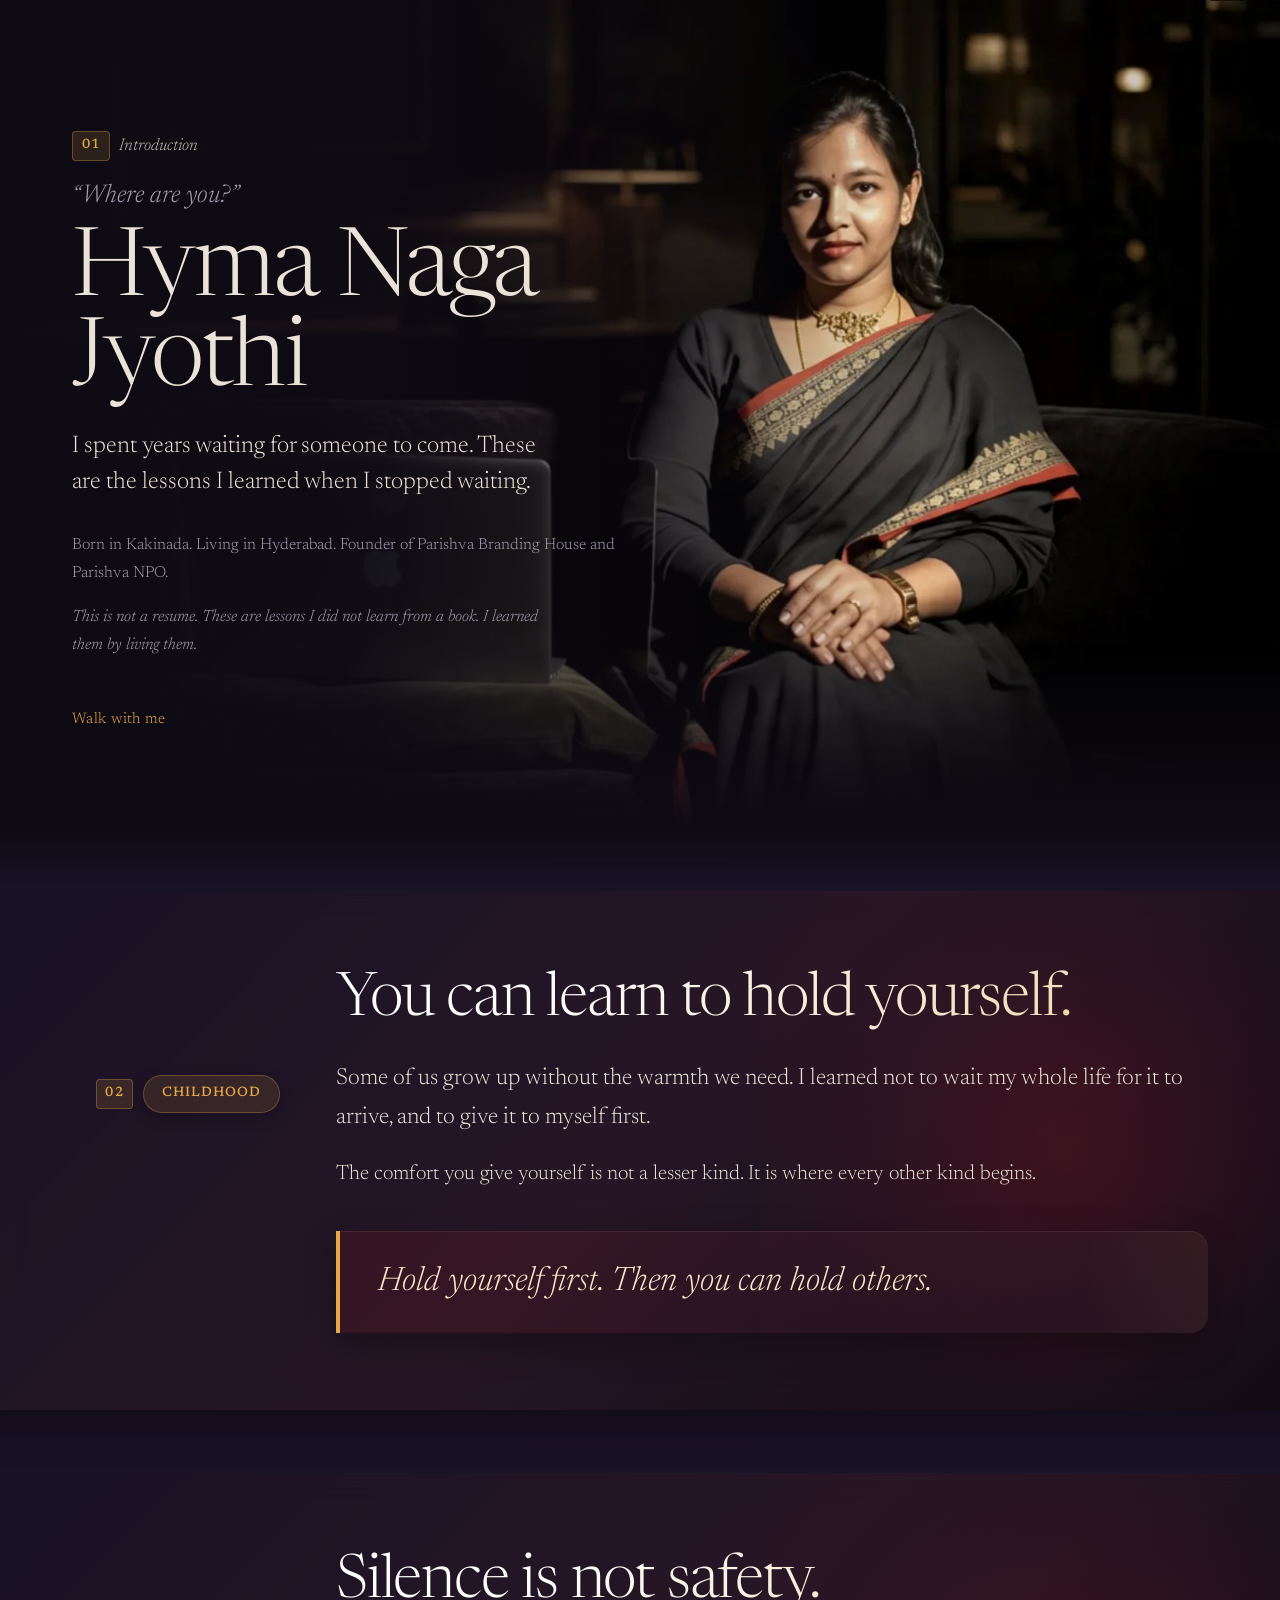
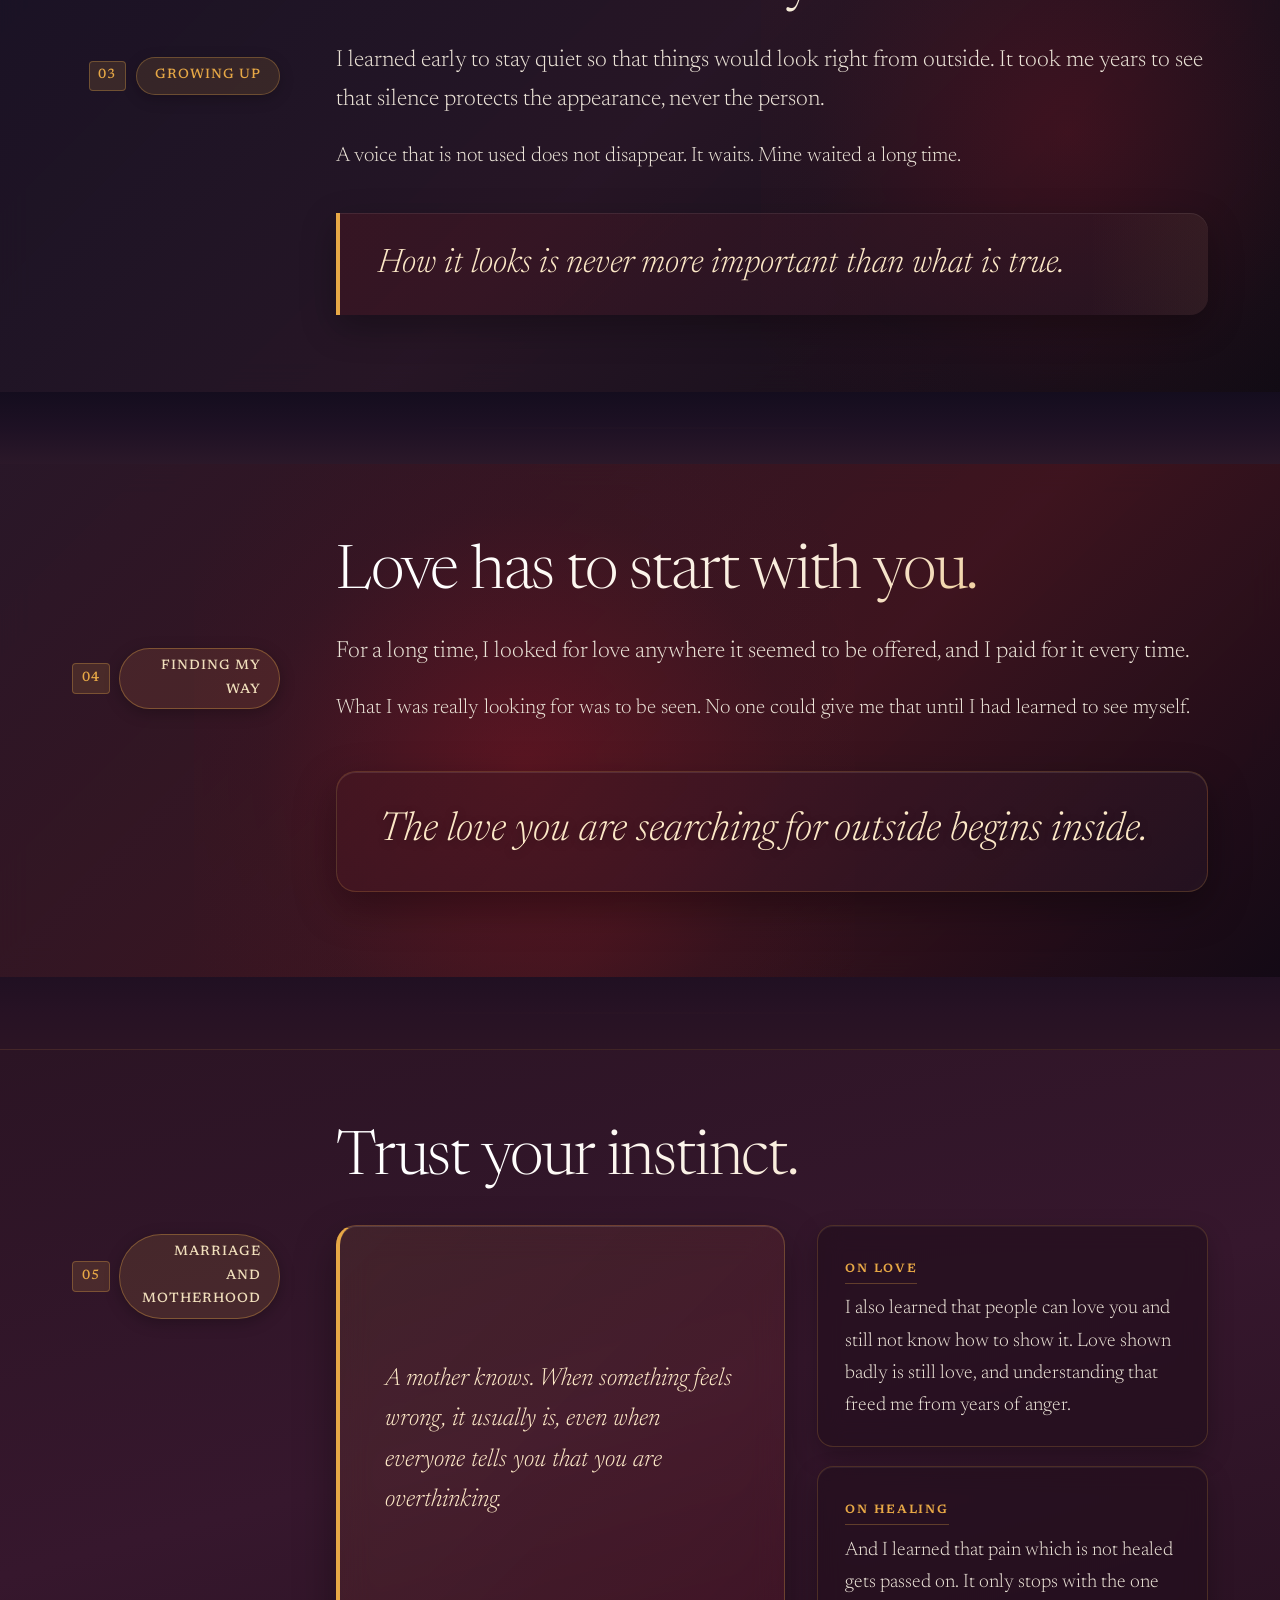
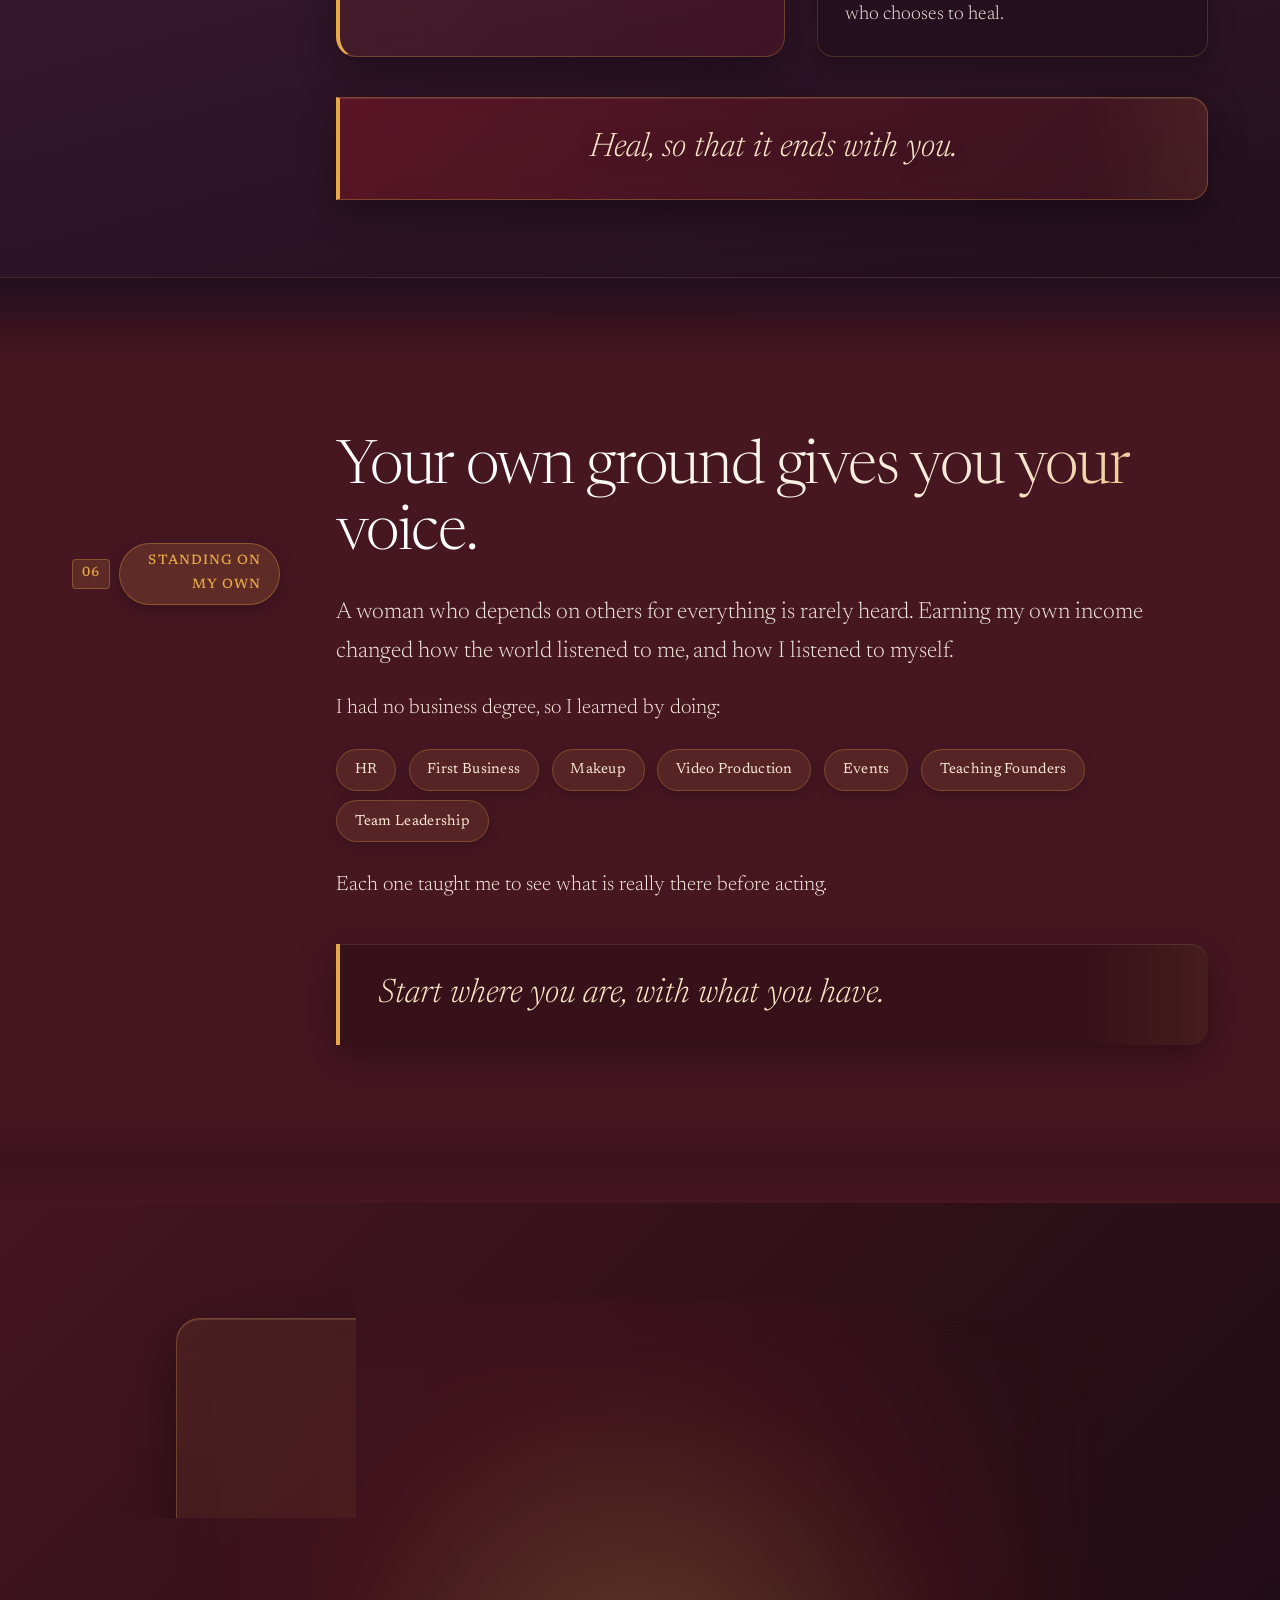
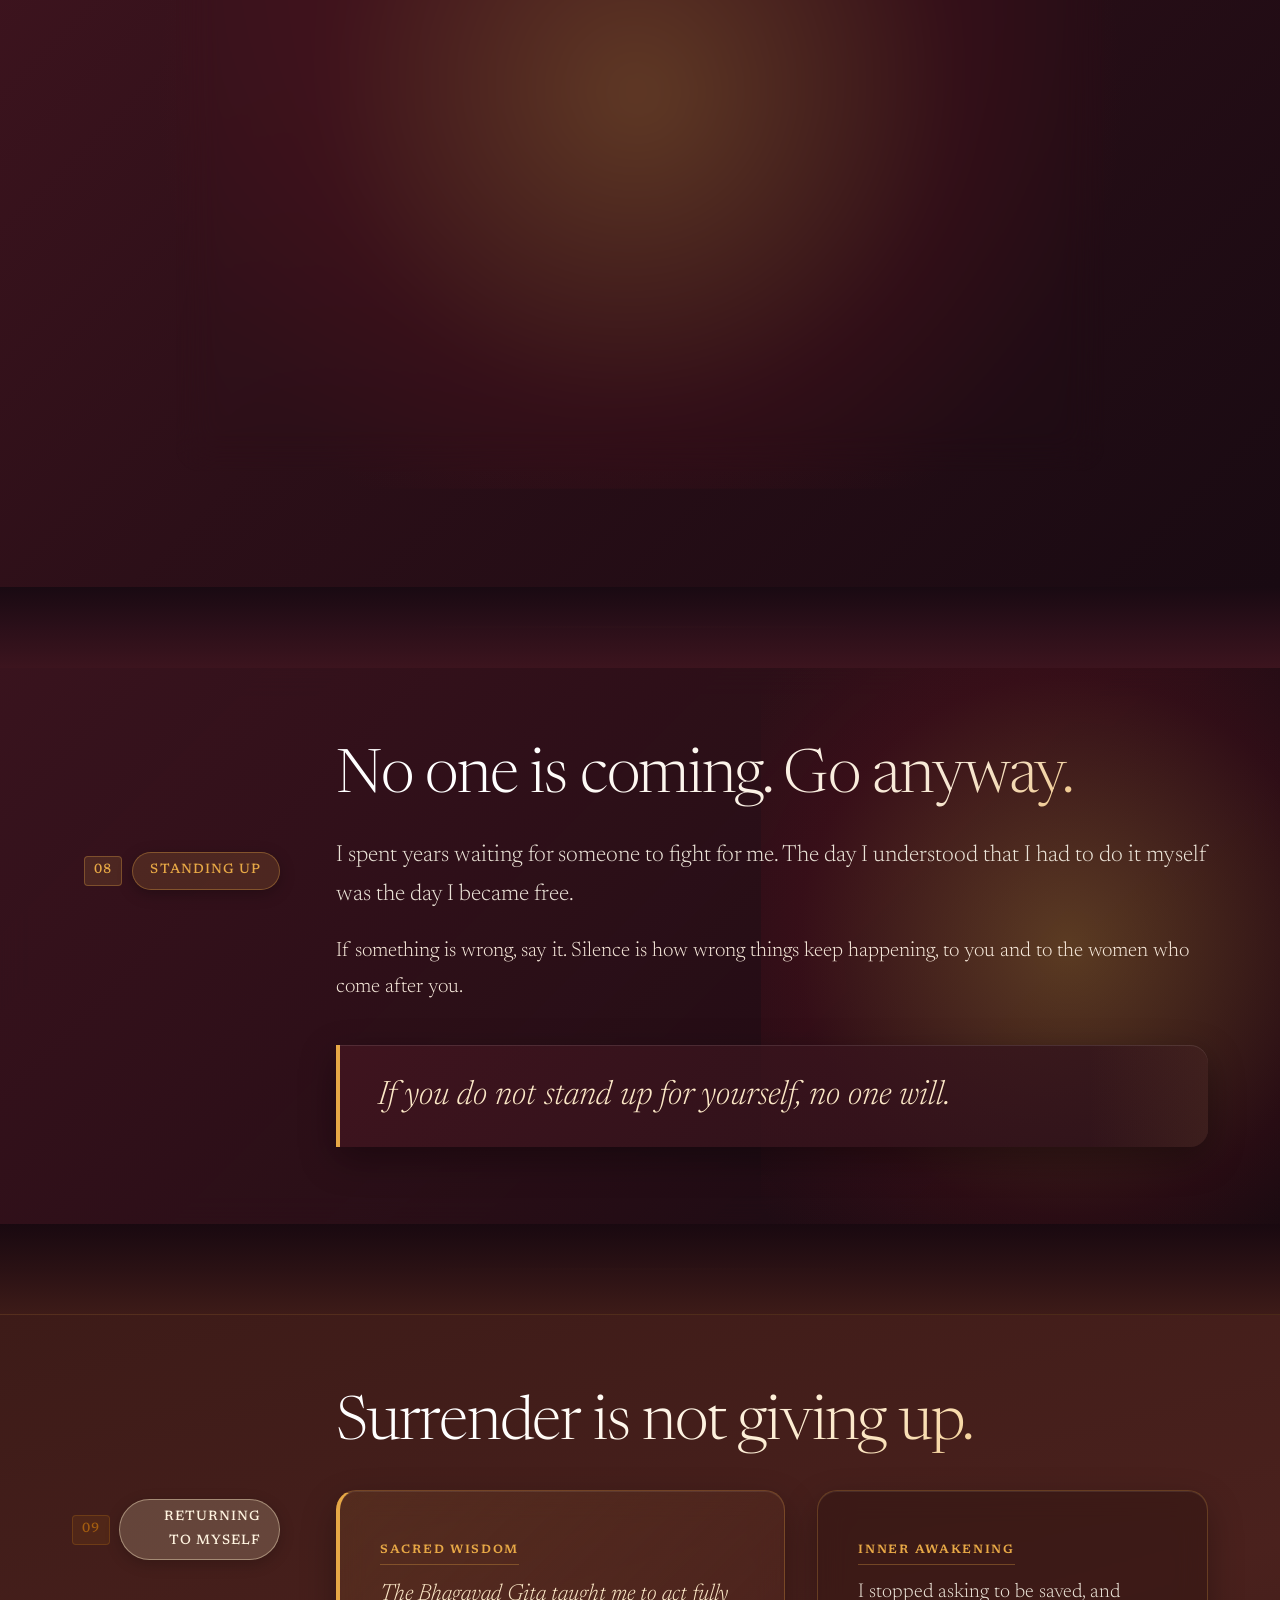
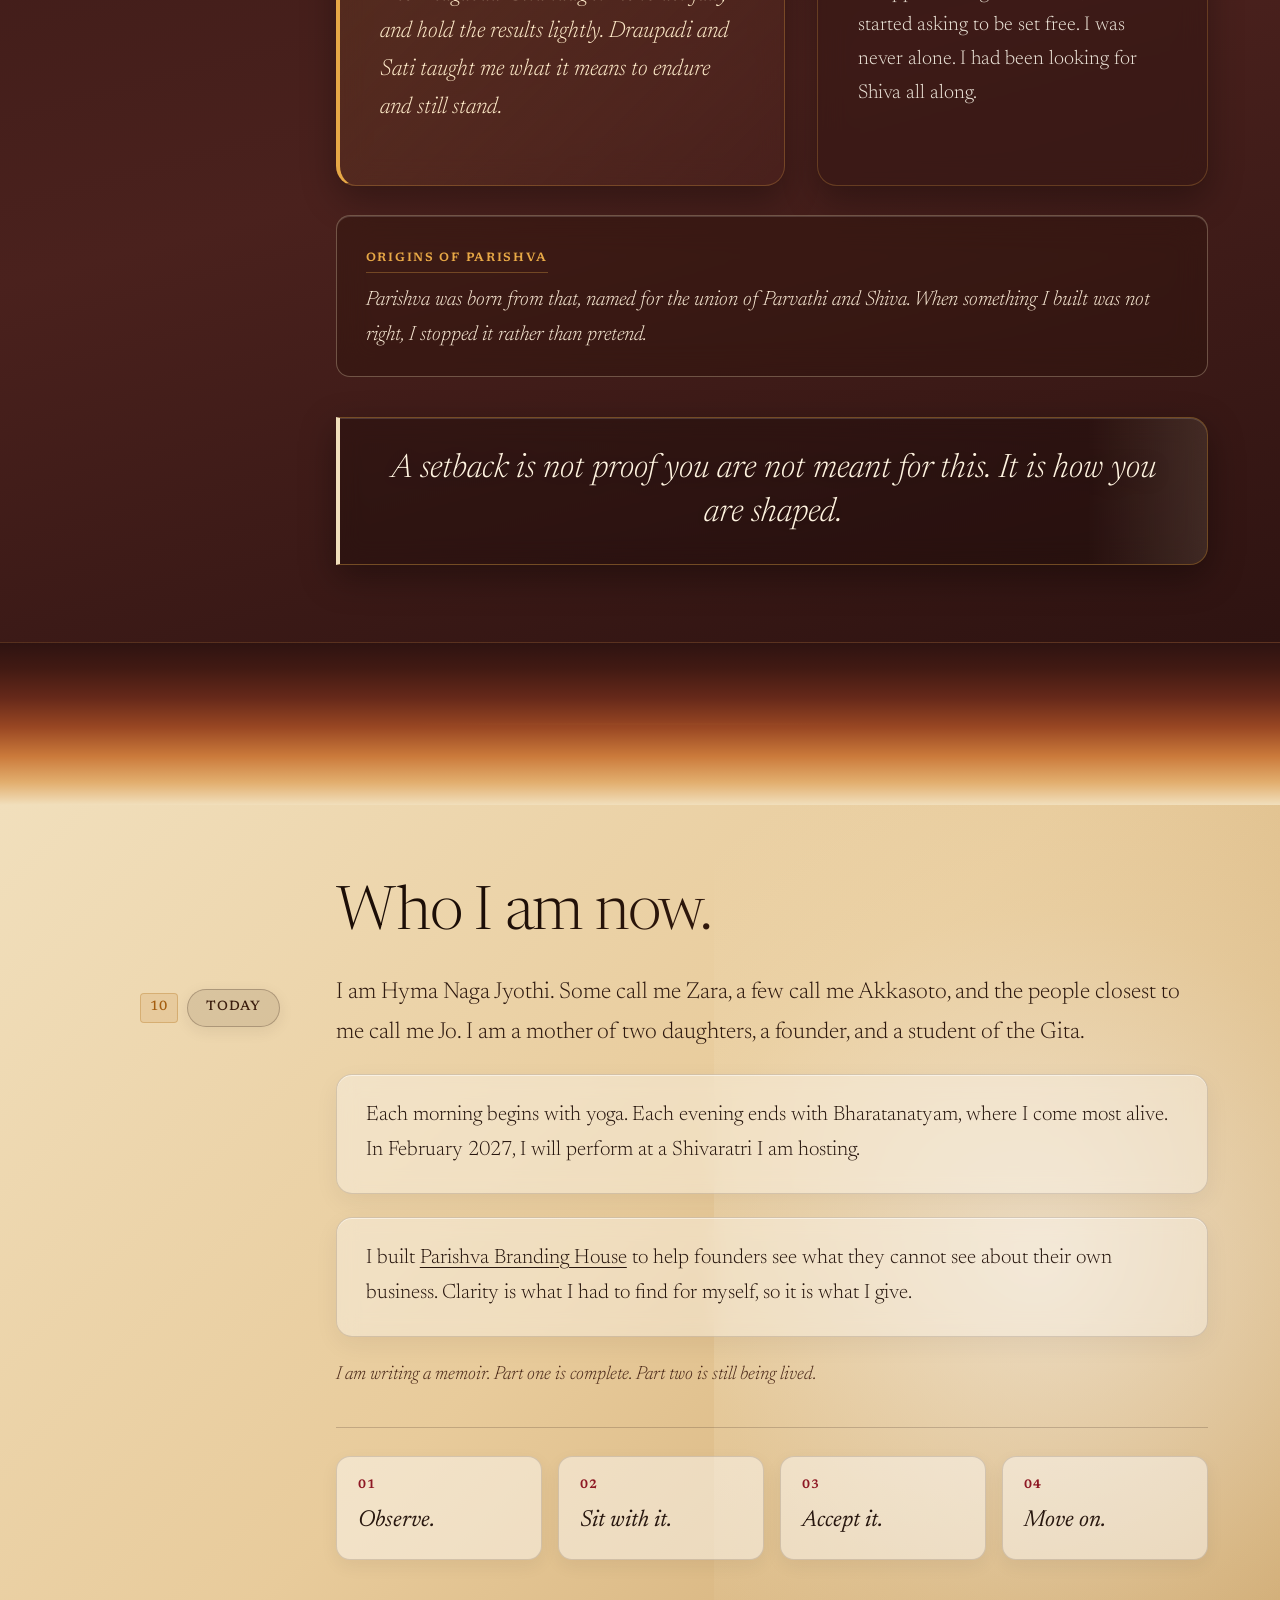
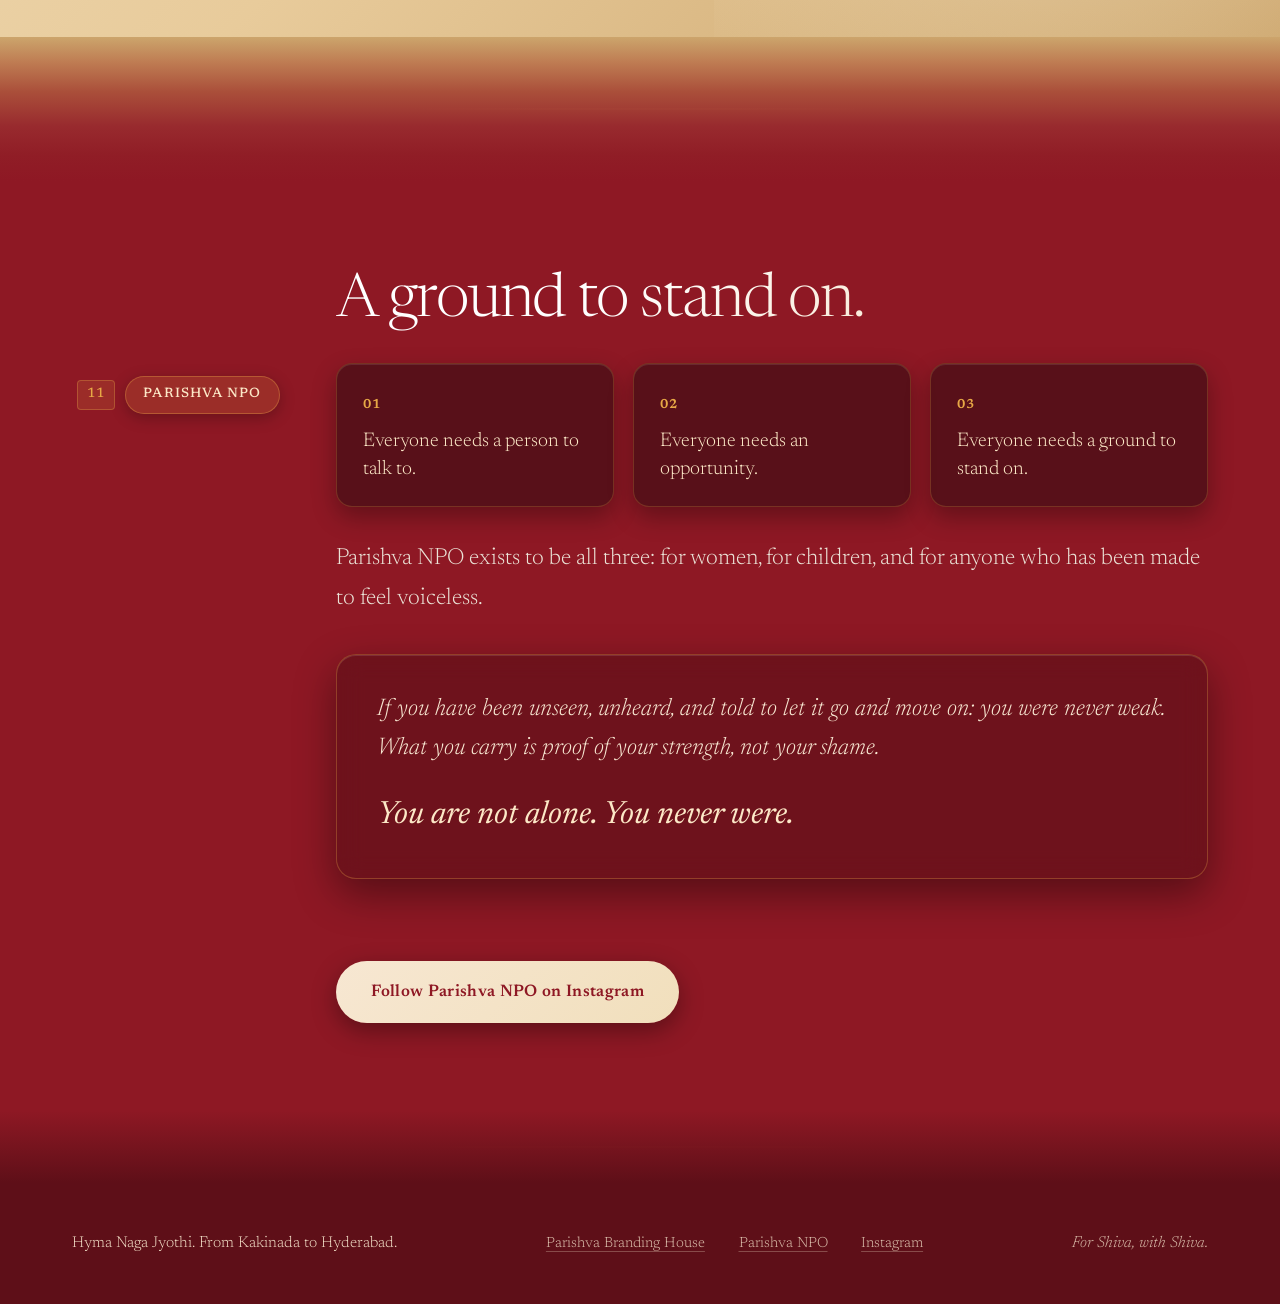
<file: index.html>
<!DOCTYPE html>
<html lang="en">

<head>
  <meta charset="utf-8">
  <meta name="viewport" content="width=device-width, initial-scale=1, viewport-fit=cover">
  <title>Hyma Naga Jyothi — The woman who walked alone | Founder of Parishva</title>

  <!-- Primary Meta Tags & SEO Keywords -->
  <meta name="title" content="Hyma Naga Jyothi — The woman who walked alone | Founder of Parishva">
  <meta name="description"
    content="Official portfolio and memoir of Hyma Naga Jyothi: Founder of Parishva Branding House and Parishva NPO. Lessons on self-reliance, emotional healing, brand clarity, and standing on your own ground for women and children.">
  <meta name="keywords"
    content="Hyma Naga Jyothi, Naga Jyothi, Jyothi, Parishva, Parishva NPO, Parishva Branding House, Akka NPO, Akkasoto, Zara Naga Jyothi, Jo Naga Jyothi, women entrepreneur Hyderabad, founder Parishva, women empowerment NGO Hyderabad, branding consultant Hyderabad, brand clarity mentor, startup brand strategist Hyderabad, business branding strategy India, personal branding coach India, child welfare NPO India, women financial independence, emotional healing and trauma recovery, self-reliance lessons, The woman who walked alone memoir, Bharatanatyam dancer Hyderabad, Shivaratri 2027 host, classical dance performer Telangana, Gita wisdom spiritual resilience, women leaders Telangana, Hyderabad NGO founders, Kakinada to Hyderabad entrepreneurs, support for voiceless women and children">
  <meta name="author" content="Hyma Naga Jyothi">
  <meta name="publisher" content="Parishva">
  <meta name="robots" content="index, follow, max-image-preview:large, max-snippet:-1, max-video-preview:-1">
  <meta name="googlebot" content="index, follow">
  <meta name="theme-color" content="#120e18">
  <link rel="canonical" href="https://parishva.in/">

  <!-- Favicons & App Manifest -->
  <link rel="icon" href="favicon.ico" sizes="any">
  <link rel="icon" type="image/png" sizes="32x32" href="favicon-32x32.png">
  <link rel="icon" type="image/png" sizes="16x16" href="favicon-16x16.png">
  <link rel="apple-touch-icon" href="apple-touch-icon.png">
  <link rel="manifest" href="site.webmanifest">


  <!-- Open Graph / Facebook / LinkedIn / WhatsApp -->
  <meta property="og:type" content="profile">
  <meta property="og:url" content="https://parishva.in/">
  <meta property="og:title" content="Hyma Naga Jyothi — The woman who walked alone | Founder of Parishva">
  <meta property="og:description"
    content="Official portfolio and memoir of Hyma Naga Jyothi: Founder of Parishva Branding House and Parishva NPO. A ground to stand on for women and children.">
  <meta property="og:image" content="https://parishva.in/og-image.jpg">
  <meta property="og:image:type" content="image/jpeg">
  <meta property="og:image:width" content="1200">
  <meta property="og:image:height" content="630">
  <meta property="og:image:alt" content="Hyma Naga Jyothi, founder of Parishva">
  <meta property="og:site_name" content="Hyma Naga Jyothi Portfolio">
  <meta property="og:locale" content="en_IN">
  <meta property="profile:first_name" content="Hyma Naga">
  <meta property="profile:last_name" content="Jyothi">
  <meta property="profile:username" content="akkanpo">

  <!-- Twitter / X -->
  <meta name="twitter:card" content="summary_large_image">
  <meta name="twitter:url" content="https://parishva.in/">
  <meta name="twitter:title" content="Hyma Naga Jyothi — The woman who walked alone | Founder of Parishva">
  <meta name="twitter:image" content="https://parishva.in/og-image.jpg">
  <meta name="twitter:image:alt" content="Hyma Naga Jyothi, founder of Parishva">
  <meta name="twitter:description"
    content="Official portfolio and memoir of Hyma Naga Jyothi: Founder of Parishva Branding House & Parishva NPO. Lessons on healing, brand strategy, and women empowerment.">

  <!-- Schema.org JSON-LD Structured Data for High-Authority Knowledge Graph -->
  <script type="application/ld+json">
  {
    "@context": "https://schema.org",
    "@graph": [
      {
        "@type": "ProfilePage",
        "@id": "https://parishva.in/#profilepage",
        "url": "https://parishva.in/",
        "name": "Hyma Naga Jyothi — The woman who walked alone | Founder of Parishva",
        "description": "Official portfolio and memoir of Hyma Naga Jyothi: Founder of Parishva Branding House and Parishva NPO. Lessons on self-reliance, emotional healing, brand clarity, and standing on your own ground for women and children.",
        "isPartOf": {
          "@id": "https://parishva.in/#website"
        },
        "mainEntity": {
          "@id": "https://parishva.in/#person"
        },
        "inLanguage": "en-IN"
      },
      {
        "@type": "Person",
        "@id": "https://parishva.in/#person",
        "name": "Hyma Naga Jyothi",
        "alternateName": [
          "Naga Jyothi",
          "Jyothi",
          "Zara",
          "Akkasoto",
          "Jo"
        ],
        "description": "Founder of Parishva Branding House and Parishva NPO, entrepreneur, author, Bharatanatyam dancer, and women empowerment advocate.",
        "jobTitle": "Founder & Brand Strategist",
        "image": "https://parishva.in/hyma-naga-jyothi-founder-parishva.webp",
        "url": "https://parishva.in/",
        "sameAs": [
          "https://www.instagram.com/akkanpo/",
          "https://www.linkedin.com/in/<LINKEDIN_PROFILE>",
          "https://www.youtube.com/@<YOUTUBE_HANDLE>"
        ],
        "birthPlace": {
          "@type": "Place",
          "name": "Kakinada, Andhra Pradesh, India"
        },
        "address": {
          "@type": "PostalAddress",
          "addressLocality": "Hyderabad",
          "addressRegion": "Telangana",
          "addressCountry": "IN"
        },
        "worksFor": [
          {
            "@id": "https://parishva.in/#branding-house"
          },
          {
            "@id": "https://parishva.in/#npo"
          }
        ],
        "knowsAbout": [
          "Brand Strategy",
          "Women Empowerment",
          "Social Impact",
          "Leadership",
          "Bharatanatyam",
          "Emotional Healing",
          "Entrepreneurship"
        ]
      },
      {
        "@type": "NGO",
        "@id": "https://parishva.in/#npo",
        "name": "Parishva NPO",
        "description": "A non-profit organization providing support, opportunity, and ground to stand on for women and children.",
        "founder": {
          "@id": "https://parishva.in/#person"
        },
        "sameAs": [
          "https://www.instagram.com/akkanpo/"
        ],
        "address": {
          "@type": "PostalAddress",
          "addressLocality": "Hyderabad",
          "addressRegion": "Telangana",
          "addressCountry": "IN"
        }
      },
      {
        "@type": "Organization",
        "@id": "https://parishva.in/#branding-house",
        "name": "Parishva Branding House",
        "url": "https://parishva.in/",
        "description": "Branding house helping founders gain clarity and strategic positioning.",
        "founder": {
          "@id": "https://parishva.in/#person"
        },
        "address": {
          "@type": "PostalAddress",
          "addressLocality": "Hyderabad",
          "addressRegion": "Telangana",
          "addressCountry": "IN"
        }
      },
      {
        "@type": "WebSite",
        "@id": "https://parishva.in/#website",
        "url": "https://parishva.in/",
        "name": "Hyma Naga Jyothi — The woman who walked alone",
        "description": "Official website and life lessons of Hyma Naga Jyothi, founder of Parishva.",
        "publisher": {
          "@id": "https://parishva.in/#person"
        },
        "inLanguage": "en-IN"
      }
    ]
  }
  </script>

  <!-- Preload Primary Self-Hosted Web Fonts & Hero Image -->
  <link rel="preload" href="fonts/newsreader-normal.woff2" as="font" type="font/woff2" crossorigin>
  <link rel="preload" href="fonts/newsreader-italic.woff2" as="font" type="font/woff2" crossorigin>
  <link rel="preload" as="image" href="hyma-naga-jyothi-founder-parishva-1800w.webp" imagesrcset="hyma-naga-jyothi-founder-parishva-600w.webp 600w, hyma-naga-jyothi-founder-parishva-900w.webp 900w, hyma-naga-jyothi-founder-parishva-1800w.webp 1800w" imagesizes="100vw" fetchpriority="high">
  <link rel="stylesheet" href="style.min.css">

  <!-- No-JavaScript Fallback Style Override -->
  <noscript>
    <style>
      .ch,
      .question,
      footer,
      .rv,
      .rv-card,
      .rv-badge,
      .rv-pill,
      .rv-step,
      .rv-pillar,
      .held-card,
      .held-card-healing,
      .held-card-independence,
      .held-card-courage,
      .held-card-shaping,
      .pull-card,
      .motherhood-hero-card,
      .motherhood-insight-box,
      .dawn-card,
      .divine-union-card,
      .ritual-card,
      .branding-house-card,
      .npo-letter-card,
      .question-card,
      .mark-badge,
      .ch-body,
      .ch-body > p,
      .ch-body > .lead-text,
      .ch-body h2,
      .ask,
      .ask .w,
      .ch *,
      .question *,
      .rv * {
        opacity: 1 !important;
        transform: none !important;
        filter: none !important;
        visibility: visible !important;
      }
      .thread {
        display: none !important;
      }
    </style>
  </noscript>
</head>

<body>

  <div class="thread" aria-hidden="true"><span class="flame"></span></div>

  <header class="hero">
        <div class="hero-photo">
      <img
        src="hyma-naga-jyothi-founder-parishva-1800w.webp"
        srcset="hyma-naga-jyothi-founder-parishva-600w.webp 600w,
                hyma-naga-jyothi-founder-parishva-900w.webp 900w,
                hyma-naga-jyothi-founder-parishva-1800w.webp 1800w"
        sizes="100vw"
        alt="Hyma Naga Jyothi, founder of Parishva, in an elegant black saree"
        width="1800" height="1045"
        fetchpriority="high"
        decoding="async">
    </div>
    <div class="hero-text">
      <div class="mark-badge"><span class="sec-num">01</span><span class="mark">Introduction</span></div>
      <p class="whisper">“Where are you?”</p>
      <h1>Hyma Naga Jyothi</h1>
      <p class="sub">I spent years waiting for someone to come. These are the lessons I learned when I stopped waiting.
      </p>
      <p class="where">Born in Kakinada. Living in Hyderabad. Founder of Parishva Branding House and Parishva NPO.</p>
      <p class="note">This is not a resume. These are lessons I did not learn from a book. I learned them by living
        them.</p>
      <p class="scroll-cue" aria-hidden="true">Walk with me</p>
    </div>
  </header>

  <div class="seam s0" aria-hidden="true"></div>

  <main>

    <section class="ch t-night ch-featured" id="childhood" aria-labelledby="c1">
      <div class="ch-bg-glow" aria-hidden="true"></div>
      <div class="mark-badge"><span class="sec-num">02</span><span class="mark">Childhood</span></div>
      <div class="ch-body">
        <h2 id="c1">You can learn to hold yourself.</h2>
        <p class="lead-text">Some of us grow up without the warmth we need. I learned not to wait my whole life for it
          to arrive, and to give it to myself first.</p>
        <p>The comfort you give yourself is not a lesser kind. It is where every other kind begins.</p>
        <div class="held-card">
          <p class="held">Hold yourself first. Then you can hold others.</p>
        </div>
      </div>
    </section>

    <div class="seam s1" aria-hidden="true"></div>

    <section class="ch t-indigo ch-featured" id="growing-up" aria-labelledby="c2">
      <div class="ch-bg-glow" aria-hidden="true"></div>
      <div class="mark-badge"><span class="sec-num">03</span><span class="mark">Growing up</span></div>
      <div class="ch-body">
        <h2 id="c2">Silence is not safety.</h2>
        <p class="lead-text">I learned early to stay quiet so that things would look right from outside. It took me
          years to see that silence protects the appearance, never the person.</p>
        <p>A voice that is not used does not disappear. It waits. Mine waited a long time.</p>
        <div class="held-card">
          <p class="held">How it looks is never more important than what is true.</p>
        </div>
      </div>
    </section>

    <div class="seam s2" aria-hidden="true"></div>

    <section class="ch t-plum ch-featured-plum" id="finding-my-way" aria-labelledby="c3">
      <div class="ch-plum-glow" aria-hidden="true"></div>
      <div class="mark-badge"><span class="sec-num">04</span><span class="mark">Finding my way</span></div>
      <div class="ch-body">
        <h2 id="c3">Love has to start with you.</h2>
        <p class="lead-text">For a long time, I looked for love anywhere it seemed to be offered, and I paid for it
          every time.</p>
        <p>What I was really looking for was to be seen. No one could give me that until I had learned to see myself.
        </p>
        <blockquote class="pull-card">
          <span class="quote-mark" aria-hidden="true"></span>
          <p>The love you are searching for outside begins inside.</p>
        </blockquote>
      </div>
    </section>

    <div class="seam s-plum-crimson" aria-hidden="true"></div>

    <section class="ch t-plum ch-featured-crimson" id="motherhood" aria-labelledby="c4">
      <div class="ch-crimson-glow" aria-hidden="true"></div>
      <div class="mark-badge"><span class="sec-num">05</span><span class="mark">Marriage and motherhood</span></div>
      <div class="ch-body">
        <h2 id="c4">Trust your instinct.</h2>

        <div class="motherhood-grid">
          <div class="motherhood-hero-card">
            <p class="lead-text">A mother knows. When something feels wrong, it usually is, even when everyone tells you
              that you are overthinking.</p>
          </div>

          <div class="motherhood-insights-wrapper">
            <div class="motherhood-insight-box insight-love">
              <h3 class="insight-label">On Love</h3>
              <p>I also learned that people can love you and still not know how to show it. Love shown badly is still
                love, and understanding that freed me from years of anger.</p>
            </div>
            <div class="motherhood-insight-box insight-healing">
              <h3 class="insight-label">On Healing</h3>
              <p>And I learned that pain which is not healed gets passed on. It only stops with the one who chooses to
                heal.</p>
            </div>
          </div>
        </div>

        <div class="held-card-healing">
          <p class="held">Heal, so that it ends with you.</p>
        </div>
      </div>
    </section>

    <div class="seam s3" aria-hidden="true"></div>

    <section class="ch t-ember ch-featured-amber" id="own-ground" aria-labelledby="c5">
      <div class="ch-amber-glow" aria-hidden="true"></div>
      <div class="mark-badge"><span class="sec-num">06</span><span class="mark">Standing on my own</span></div>
      <div class="ch-body">
        <h2 id="c5">Your own ground gives you your voice.</h2>
        <p class="lead-text">A woman who depends on others for everything is rarely heard. Earning my own income changed
          how the world listened to me, and how I listened to myself.</p>
        <p>I had no business degree, so I learned by doing:</p>
        <div class="experience-pills">
          <span class="pill">HR</span>
          <span class="pill">First Business</span>
          <span class="pill">Makeup</span>
          <span class="pill">Video Production</span>
          <span class="pill">Events</span>
          <span class="pill">Teaching Founders</span>
          <span class="pill">Team Leadership</span>
        </div>
        <p>Each one taught me to see what is really there before acting.</p>
        <div class="held-card-independence">
          <p class="held">Start where you are, with what you have.</p>
        </div>
      </div>
    </section>

    <div class="seam s-ember-question" aria-hidden="true"></div>

    <section class="question" id="how-are-you" aria-labelledby="q">
      <div class="question-bg-glow" aria-hidden="true"></div>
      <div class="question-card">
        <div class="mark-badge"><span class="sec-num">07</span><span class="mark">The Question</span></div>
        <p class="lead">The question that changed my life was the simplest one.</p>
        <p class="ask" id="q"><span class="w">“How</span> <span class="w">are</span> <span class="w">you?”</span></p>
        <div class="question-reflection">
          <p class="after">When someone asked me and meant it, I finally stopped and looked at myself. That is where
            healing began.</p>
          <p class="after">So now I ask it of everyone. And I ask it of myself.</p>
        </div>
      </div>
    </section>

    <div class="seam s-question-standing" aria-hidden="true"></div>

    <section class="ch t-ember ch-featured-standing" id="standing-up" aria-labelledby="c6">
      <div class="ch-standing-glow" aria-hidden="true"></div>
      <div class="mark-badge"><span class="sec-num">08</span><span class="mark">Standing up</span></div>
      <div class="ch-body">
        <h2 id="c6">No one is coming. Go anyway.</h2>
        <p class="lead-text">I spent years waiting for someone to fight for me. The day I understood that I had to do it
          myself was the day I became free.</p>
        <p>If something is wrong, say it. Silence is how wrong things keep happening, to you and to the women who come
          after you.</p>
        <div class="held-card-courage">
          <p class="held">If you do not stand up for yourself, no one will.</p>
        </div>
      </div>
    </section>

    <div class="seam s4" aria-hidden="true"></div>

    <section class="ch t-dawn sunrise ch-featured-dawn" id="surrender" aria-labelledby="c7">
      <div class="ch-dawn-glow" aria-hidden="true"></div>
      <div class="mark-badge"><span class="sec-num">09</span><span class="mark">Returning to myself</span></div>
      <div class="ch-body">
        <h2 id="c7">Surrender is not giving up.</h2>

        <div class="dawn-grid">
          <div class="dawn-card dawn-wisdom-card">
            <h3 class="dawn-label">Sacred Wisdom</h3>
            <p class="lead-text">The Bhagavad Gita taught me to act fully and hold the results lightly. Draupadi and
              Sati taught me what it means to endure and still stand.</p>
          </div>

          <div class="dawn-card dawn-awakening-card">
            <h3 class="dawn-label">Inner Awakening</h3>
            <p>I stopped asking to be saved, and started asking to be set free. I was never alone. I had been looking
              for Shiva all along.</p>
          </div>
        </div>

        <div class="divine-union-card">
          <h3 class="dawn-label">Origins of Parishva</h3>
          <p>Parishva was born from that, named for the union of Parvathi and Shiva. When something I built was not
            right, I stopped it rather than pretend.</p>
        </div>

        <div class="held-card-shaping">
          <p class="held">A setback is not proof you are not meant for this. It is how you are shaped.</p>
        </div>
      </div>
    </section>

    <div class="seam s5" aria-hidden="true"></div>

    <section class="ch t-sandal ch-featured-sandal" id="today" aria-labelledby="c8">
      <div class="ch-sandal-glow" aria-hidden="true"></div>
      <div class="mark-badge"><span class="sec-num">10</span><span class="mark">Today</span></div>
      <div class="ch-body">
        <h2 id="c8">Who I am now.</h2>
        <p class="lead-text">I am Hyma Naga Jyothi. Some call me Zara, a few call me Akkasoto, and the people closest to
          me call me Jo. I am a mother of two daughters, a founder, and a student of the Gita.</p>

        <div class="ritual-card">
          <p>Each morning begins with yoga. Each evening ends with Bharatanatyam, where I come most alive. In February
            2027, I will perform at a Shivaratri I am hosting.</p>
        </div>

        <div class="branding-house-card">
          <p>I built <a class="inline-link" href="https://parishva.in/" target="_blank" rel="noopener">Parishva Branding
              House</a> to help founders see what they cannot see about their own business. Clarity is what I had to
            find for myself, so it is what I give.</p>
        </div>

        <p class="memoir-text">I am writing a memoir. Part one is complete. Part two is still being lived.</p>

        <div class="rhythm-grid">
          <div class="rhythm-step"><span class="num">01</span><span class="text">Observe.</span></div>
          <div class="rhythm-step"><span class="num">02</span><span class="text">Sit with it.</span></div>
          <div class="rhythm-step"><span class="num">03</span><span class="text">Accept it.</span></div>
          <div class="rhythm-step"><span class="num">04</span><span class="text">Move on.</span></div>
        </div>
      </div>
    </section>

    <div class="seam s6" aria-hidden="true"></div>

    <section class="ch t-kumkum npo ch-featured-npo" id="npo" aria-labelledby="c9">
      <div class="ch-npo-glow" aria-hidden="true"></div>
      <div class="mark-badge"><span class="sec-num">11</span><span class="mark">Parishva NPO</span></div>
      <div class="ch-body">
        <h2 id="c9">A ground to stand on.</h2>

        <div class="npo-pillars">
          <div class="pillar-card">
            <span class="pillar-num">01</span>
            <p>Everyone needs a person to talk to.</p>
          </div>
          <div class="pillar-card">
            <span class="pillar-num">02</span>
            <p>Everyone needs an opportunity.</p>
          </div>
          <div class="pillar-card">
            <span class="pillar-num">03</span>
            <p>Everyone needs a ground to stand on.</p>
          </div>
        </div>

        <p class="mission-text">Parishva NPO exists to be all three: for women, for children, and for anyone who has
          been made to feel voiceless.</p>

        <div class="npo-letter-card">
          <p class="letter-quote">If you have been unseen, unheard, and told to let it go and move on: you were never
            weak. What you carry is proof of your strength, not your shame.</p>
          <p class="letter-bold">You are not alone. You never were.</p>
        </div>

        <div class="npo-action-group">
          <a class="cta" href="https://www.instagram.com/akkanpo/" target="_blank" rel="noopener">Follow Parishva NPO on
            Instagram</a>
        </div>
      </div>
    </section>

  </main>

  <div class="seam s-npo-footer" aria-hidden="true"></div>

  <footer>
    <span>Hyma Naga Jyothi. From Kakinada to Hyderabad.</span>
    <nav aria-label="Footer">
      <a href="https://parishva.in/">Parishva Branding House</a>
      <a href="#npo">Parishva NPO</a>
      <a href="https://www.instagram.com/akkanpo/" target="_blank" rel="noopener">Instagram</a>
    </nav>
    <em>For Shiva, with Shiva.</em>
  </footer>

  <script src="script.min.js" defer></script>
</body>

</html>
</file>
<file: style.min.css>
blockquote,body,h1,h2,h3,p{margin:0}.hero,body,html{background:var(--night)}.ch,.hero{display:grid}.hero,.question,.seam{position:relative;overflow:hidden}.ch h2,.hero h1,.question .ask,body{font-weight:300}.hero h1,.npo .nones p+p{margin-top:.6rem}.letter,.rhythm{margin-top:3rem}a,footer nav a{color:inherit}.mark,footer em{opacity:.85}.hero .entity-intro a,footer nav a{text-decoration:underline;text-underline-offset:4px}.seam,.thread{pointer-events:none}.ch-featured,.ch-featured-crimson,.ch-featured-plum,.ch-featured-sandal,.ch-featured-standing{backdrop-filter:blur(16px)}@font-face{font-family:Newsreader;font-style:normal;font-weight:200 800;font-display:swap;src:url("fonts/newsreader-normal.woff2") format("woff2");unicode-range:U+0000-00FF,U+0131,U+0152-0153,U+02BB-02BC,U+02C6,U+02DA,U+02DC,U+0304,U+0308,U+0329,U+2000-206F,U+20AC,U+2122,U+2191,U+2193,U+2212,U+2215,U+FEFF,U+FFFD}@font-face{font-family:Newsreader;font-style:normal;font-weight:200 800;font-display:swap;src:url("fonts/newsreader-normal-ext.woff2") format("woff2");unicode-range:U+0100-02BA,U+02BD-02C5,U+02C7-02CC,U+02CE-02D7,U+02DD-02FF,U+0304,U+0308,U+0329,U+1D00-1DBF,U+1E00-1E9F,U+1EF2-1EFF,U+2020,U+20A0-20AB,U+20AD-20C4,U+2113,U+2C60-2C7F,U+A720-A7FF}@font-face{font-family:Newsreader;font-style:italic;font-weight:200 800;font-display:swap;src:url("fonts/newsreader-italic.woff2") format("woff2");unicode-range:U+0000-00FF,U+0131,U+0152-0153,U+02BB-02BC,U+02C6,U+02DA,U+02DC,U+0304,U+0308,U+0329,U+2000-206F,U+20AC,U+2122,U+2191,U+2193,U+2212,U+2215,U+FEFF,U+FFFD}@font-face{font-family:Newsreader;font-style:italic;font-weight:200 800;font-display:swap;src:url("fonts/newsreader-italic-ext.woff2") format("woff2");unicode-range:U+0100-02BA,U+02BD-02C5,U+02C7-02CC,U+02CE-02D7,U+02DD-02FF,U+0304,U+0308,U+0329,U+1D00-1DBF,U+1E00-1E9F,U+1EF2-1EFF,U+2020,U+20A0-20AB,U+20AD-20C4,U+2113,U+2C60-2C7F,U+A720-A7FF}:root{box-sizing:border-box;padding-top:env(safe-area-inset-top,0);padding-bottom:env(safe-area-inset-bottom,0);--night:#0f0b14;--indigo:#191326;--plum:#2b1829;--ember:#461621;--dawn:#c77a4c;--sandal:#f1dfbc;--kumkum:#8e1824;--moon:#ebe3d7;--ash:#a79db0;--flame:#e7a846;--soil:#28170f;--clay:#6d4a36;--serif:"Newsreader",Georgia,"Times New Roman",serif;--measure:100%;--gutter:clamp(22px, 6vw, 72px)}@media (prefers-color-scheme:dark){:root:not([data-theme=light]){--sandal:#e6d2ac}}:root[data-theme=dark]{--sandal:#e6d2ac}*,::after,::before{box-sizing:inherit}html{scroll-behavior:smooth;scroll-padding-top:env(safe-area-inset-top,0px);-webkit-text-size-adjust:100%}body{color:var(--moon);font-family:var(--serif);font-optical-sizing:auto;font-size:clamp(1.12rem, 1.02rem + .4vw, 1.3rem);line-height:1.72;-webkit-font-smoothing:antialiased;overflow-x:hidden}a:focus-visible{outline:2px solid var(--flame);outline-offset:4px;border-radius:2px}.ch p,img{max-width:100%}.hero{min-height:92svh;align-content:center;padding:6rem var(--gutter) 4rem}.whisper{font-style:italic;color:var(--ash);font-size:clamp(1.2rem, 1rem + 1vw, 1.6rem);animation:.6s .15s both appear}.hero h1{line-height:.95;letter-spacing:-.02em;animation:.7s .25s both appear}.hero .entity-intro{margin-top:1.15rem;max-width:34rem;font-size:clamp(1.08rem, .98rem + .35vw, 1.28rem);color:#d6ccbe;line-height:1.45;letter-spacing:.01em;animation:.6s .32s both appear}.hero .entity-intro a{color:var(--moon);text-decoration-color:rgba(231,168,70,0.55);transition:color .2s,text-decoration-color .2s}.hero .entity-intro a:hover{color:var(--flame);text-decoration-color:var(--flame)}.hero .sub{margin-top:1.3rem;max-width:30rem;font-size:clamp(1.2rem, 1.05rem + .6vw, 1.5rem);line-height:1.5;animation:.6s .4s both appear}.ch .held,.rhythm{line-height:1.25;font-style:italic}.hero .where{margin-top:2rem;color:var(--ash);font-size:1rem;animation:.6s .5s both appear}@keyframes flicker{0%,100%{transform:scale(1) rotate(0)}40%{transform:scale(1.06,.95) rotate(-3deg)}70%{transform:scale(.96,1.05) rotate(2deg)}}@keyframes appear{from{opacity:0}to{opacity:1}}.ch{padding:clamp(2.8rem,6vw,4.8rem) var(--gutter);grid-template-columns:1fr;gap:1.2rem}.mark-badge{display:inline-flex;align-items:center;gap:.6rem;margin-bottom:.8rem}.rhythm span,.seam{display:block}.sec-num{font-family:Newsreader,serif;font-size:.85rem;font-weight:500;letter-spacing:.08em;padding:.15rem .55rem;border-radius:4px;background:rgba(231,168,70,.14);color:var(--flame);border:1px solid rgba(231,168,70,.32)}.t-indigo,.t-night,.t-plum{color:var(--moon)}.t-dawn .sec-num,.t-sandal .sec-num{background:rgba(180,110,20,.12);color:#a45d0f;border-color:rgba(180,110,20,.3)}.mark{font-style:italic;font-size:1.05rem}.mark-badge .mark::before,.mark::before{display:none!important;content:none!important}.ch h2{font-size:clamp(2.3rem, 1.6rem + 3.2vw, 3.8rem);line-height:1.04;letter-spacing:-.015em;margin-bottom:1.2rem}.cta,.help a{font-weight:500}.ch p+p,.question .after+.after{margin-top:1.1rem}.ch .held{margin-top:2.4rem;font-size:clamp(1.5rem, 1.2rem + 1.4vw, 2.2rem)}.t-night{background:var(--night)}.t-indigo{background:var(--indigo)}.t-plum{background:var(--plum)}.t-ember{background:var(--ember);color:#f6e8da}.t-dawn,.t-sandal{color:var(--soil)}.t-dawn{background:var(--dawn)}.t-sandal{background:var(--sandal)}.t-kumkum{background:var(--kumkum);color:#f7e7d2}.seam{width:100%;z-index:1}.cta,.js .ask .w{display:inline-block}.seam::before{content:"";position:absolute;left:15%;right:15%;top:50%;height:1px;background:radial-gradient(ellipse at center,rgba(231,168,70,.35) 0,rgba(231,168,70,.1) 45%,transparent 80%);transform:translateY(-50%);opacity:.75}.seam.s0,.seam.s1{height:clamp(50px,7vh,80px)}.seam.s0{background:linear-gradient(180deg,#0f0b14 0,#130e1d 50%,#191326 100%)}.seam.s1{background:linear-gradient(180deg,#130c1a 0,#160e22 50%,#191326 100%)}.seam.s2{height:clamp(55px,8vh,85px);background:linear-gradient(180deg,#140d1e 0,#1e1124 50%,#2b1829 100%)}.seam.s-plum-crimson{height:clamp(55px,8vh,85px);background:linear-gradient(180deg,#201022 0,#271224 50%,#2b1424 100%)}.seam.s3{height:clamp(60px,9vh,95px);background:linear-gradient(180deg,#230f1d 0,#34121e 50%,#461621 100%)}.seam.s-ember-question{height:clamp(60px,9vh,95px);background:linear-gradient(180deg,#461621 0,#3b121c 50%,#461621 100%)}.seam.s-question-standing{height:clamp(60px,9vh,95px);background:linear-gradient(180deg,#190a12 0,#2b0f19 50%,#3c141e 100%)}.seam.s4{height:clamp(65px,10vh,100px);background:linear-gradient(180deg,#190910 0,#2a1114 50%,#3d1b18 100%)}.seam.s5{height:clamp(120px,18vh,200px);background:linear-gradient(180deg,#2e1311 0,#421a13 16%,#66291a 34%,#994723 52%,#cb7a3b 70%,#e2ae6e 86%,#f1dfbc 100%)}.seam.s5::before{background:radial-gradient(ellipse at center,rgba(255,245,230,.7) 0,rgba(231,168,70,.3) 45%,transparent 80%)}.seam.s6{height:clamp(110px,16vh,190px);background:linear-gradient(180deg,#cca56c 0,#be7b52 18%,#aa4f3a 38%,#982a2e 62%,#901d26 82%,#8e1824 100%)}.seam.s6::before{background:radial-gradient(ellipse at center,rgba(247,231,210,.55) 0,rgba(231,168,70,.28) 48%,transparent 80%)}.seam.s-npo-footer{height:clamp(55px,8vh,85px);background:linear-gradient(180deg,#8e1824 0,#76141e 50%,#5e0f18 100%)}.aside{color:var(--ash)}.t-dawn .aside,.t-sandal .aside{color:var(--clay)}blockquote.pull{margin:2.6rem 0 .4rem;font-style:italic;font-size:clamp(1.7rem, 1.2rem + 2.2vw, 2.8rem);line-height:1.18;max-width:100%}.ch-featured h2,.ch-featured-plum h2,.ch-featured-sandal h2{margin-bottom:1.6rem;letter-spacing:-.02em}.question{padding:clamp(4rem,9vw,7.5rem) var(--gutter);text-align:center;background:linear-gradient(135deg,rgba(70,22,33,.98) 0,rgba(45,15,24,.95) 50%,rgba(25,10,18,.99) 100%);color:#f6e8da}.question .question-bg-glow{position:absolute;top:50%;left:50%;transform:translate(-50%,-50%);width:80%;height:80%;background:radial-gradient(circle,rgba(231,168,70,.28) 0,rgba(142,24,36,.12) 50%,rgba(15,11,20,0) 75%);pointer-events:none;z-index:0}.question .question-card{position:relative;z-index:1;max-width:58rem;margin:0 auto;padding:clamp(2.5rem,5vw,4rem) clamp(1.8rem,4vw,3.5rem);background:linear-gradient(135deg,rgba(231,168,70,.08) 0,rgba(70,22,33,.4) 100%);border:1px solid rgba(231,168,70,.3);border-radius:24px;box-shadow:inset 0 1px 0 rgba(255,255,255,.12),0 20px 50px rgba(0,0,0,.4);backdrop-filter:blur(20px)}.question .lead{max-width:100%;margin:0 auto;font-size:clamp(1.2rem, 1.05rem + .6vw, 1.5rem);color:#ebe3d7;letter-spacing:.01em}.question .ask{margin:2.2rem auto;font-style:italic;font-size:clamp(3.6rem, 1.5rem + 11vw, 9.5rem);line-height:1;letter-spacing:-.03em;background:linear-gradient(135deg,#fff 10%,#f7e7d2 50%,var(--flame) 100%);-webkit-background-clip:text;-webkit-text-fill-color:transparent;filter:drop-shadow(0 0 35px rgba(231, 168, 70, .45));text-shadow:0 0 60px rgba(231,168,70,.35)}.question .question-reflection{margin-top:2.4rem;padding-top:2rem;border-top:1px solid rgba(231,168,70,.25)}.question .after{max-width:100%;margin:0 auto;font-size:clamp(1.15rem, 1.02rem + .4vw, 1.35rem);color:#eed9c2;line-height:1.65}.rhythm{padding-top:2rem;border-top:1px solid rgba(40,23,15,.25);font-size:clamp(1.6rem, 1.2rem + 1.8vw, 2.5rem)}.inline-link{text-underline-offset:.2em;text-decoration-thickness:1px}.npo .nones{margin:1rem 0 2rem}.npo .nones p{font-size:clamp(1.3rem, 1.1rem + .9vw, 1.7rem);line-height:1.4}.letter{padding:2rem 0 0;border-top:1px solid rgba(247,231,210,.35)}.cta,.help{margin-top:2.6rem}.letter p{font-style:italic}.cta{padding:.9rem 1.5rem;background:#f7e7d2;color:var(--kumkum);text-decoration:none;border-radius:999px;transition:background .2s}.cta:hover{background:#fff3e2}.cta:focus-visible{outline-color:#f7e7d2}.help{font-size:1rem;line-height:1.6;opacity:.9}footer{background:#5e0f18;color:#eed9c2;padding:2.4rem var(--gutter);font-size:.98rem;display:flex;flex-wrap:wrap;gap:1.2rem 2rem;align-items:center;justify-content:space-between}footer nav{display:flex;flex-wrap:wrap;align-items:center;justify-content:center;gap:.2rem 1rem}footer nav a{display:inline-flex;align-items:center;min-height:44px;padding:.35rem .55rem;font-size:.92rem;opacity:.85;text-decoration-color:rgba(238,217,194,0.35);transition:color .2s,opacity .2s,text-decoration-color .2s}footer nav a:hover{opacity:1;color:#fff3e2;text-decoration-color:var(--flame)}footer nav a:focus-visible{outline:2px solid var(--flame);outline-offset:3px;border-radius:2px;opacity:1}@media (max-width:820px){footer{flex-direction:column;align-items:center;text-align:center;gap:1.1rem}}.hero .note{margin-top:1rem;max-width:30rem;color:var(--ash);font-style:italic;font-size:1.02rem;animation:.6s .6s both appear}.scroll-cue{margin-top:3rem;font-size:.95rem;color:var(--flame);letter-spacing:.02em;animation:.6s .7s both appear,2.6s ease-in-out 1.3s infinite drift}@keyframes drift{50%{transform:translateY(6px);opacity:.6}}.thread{position:fixed;z-index:5;left:clamp(9px,2.2vw,34px);top:calc(env(safe-area-inset-top,0px) + 10vh);bottom:10vh;width:1px;background:linear-gradient(transparent,rgba(231,168,70,.4) 15%,rgba(231,168,70,.4) 85%,transparent);opacity:0;transition:opacity .8s}.js .ch.sec-in,.js .question.sec-in,.js footer.sec-in,.thread.on{opacity:1}.thread .flame{position:absolute;left:50%;top:calc(var(--p,0) * 100%);width:8px;height:12px;margin:-6px 0 0 -4px;border-radius:50%/60% 60% 40% 40%;background:var(--flame);box-shadow:0 0 calc(8px + var(--p,0) * 26px) calc(3px + var(--p,0) * 12px) rgba(231,168,70,calc(.35 + var(--p,0) * .35));animation:3.2s ease-in-out infinite flicker}.ch,.hero,.question,footer{scroll-margin-top:clamp(1rem,3vh,3rem)}.js .ch,.js .question,.js footer{opacity:.85;transition:opacity .85s cubic-bezier(.16, 1, .3, 1)}@media (min-width:900px){.ch{grid-template-columns:12rem 1fr;column-gap:4rem;row-gap:0;justify-content:center}.ch>.mark-badge{grid-row:1/span 20;padding-top:.9rem;justify-content:flex-end}.ch-featured .ch-body,.ch>:not(.mark-badge){grid-column:2}.ch-featured .mark-badge,.ch-featured-amber .mark-badge,.ch-featured-crimson .mark-badge,.ch-featured-dawn .mark-badge,.ch-featured-npo .mark-badge,.ch-featured-plum .mark-badge,.ch-featured-sandal .mark-badge,.ch-featured-standing .mark-badge,.ch>.mark-badge{position:sticky;top:clamp(4.5rem,11vh,7.5rem);align-self:start;z-index:3;transition:transform .4s,opacity .4s}.ch-featured{grid-template-columns:13rem 1fr;column-gap:3.5rem;row-gap:0;justify-content:center}.ch-featured .mark-badge{grid-row:1/span 20;padding-top:.5rem;text-align:right}}.ch-featured .ch-bg-glow,.ch-featured-crimson .ch-crimson-glow,.ch-featured-standing .ch-standing-glow{top:-30%;height:160%;right:-10%;pointer-events:none}.js .ch-body h2,.js .ch-body>.lead-text,.js .ch-body>p:not(.held),.js .rv{opacity:0;transform:translateY(20px);transition:opacity .7s cubic-bezier(.16, 1, .3, 1),transform .7s cubic-bezier(.16, 1, .3, 1)}.js .ask.in .w,.js .rv-pill.in,.js .rv-pillar.in,.js .rv-step.in,.js .rv.in,.js .sec-in .ch-body h2,.js .sec-in .ch-body>p,.js .sec-in .rv{opacity:1;transform:none}.js .sec-in .ch-body h2{transition-delay:80ms}.js .sec-in .ch-body>p:first-of-type{transition-delay:0.14s}.js .sec-in .ch-body>p:nth-of-type(2){transition-delay:0.20s}.js .sec-in .ch-body>p:nth-of-type(3){transition-delay:0.26s}.js .ch-body .mark-badge,.js .ch>.mark-badge,.js .rv-badge{opacity:0;transform:translateX(-12px) translateY(4px);transition:opacity .65s cubic-bezier(.16, 1, .3, 1),transform .65s cubic-bezier(.16, 1, .3, 1)}.js .rv-badge.in,.js .sec-in .mark-badge,.js .sec-in .rv-badge{opacity:1;transform:none;transition-delay:40ms}.js .branding-house-card,.js .dawn-card,.js .divine-union-card,.js .held-card,.js .held-card-courage,.js .held-card-healing,.js .held-card-independence,.js .held-card-shaping,.js .motherhood-hero-card,.js .motherhood-insight-box,.js .npo-letter-card,.js .pull-card,.js .question-card,.js .ritual-card,.js .rv-card{opacity:0;transform:translateY(22px) scale(.99);transition:opacity .75s cubic-bezier(.16, 1, .3, 1),transform .75s cubic-bezier(.16, 1, .3, 1)}.js .rv-card.in,.js .sec-in .branding-house-card,.js .sec-in .dawn-card,.js .sec-in .divine-union-card,.js .sec-in .held-card,.js .sec-in .held-card-courage,.js .sec-in .held-card-healing,.js .sec-in .held-card-independence,.js .sec-in .held-card-shaping,.js .sec-in .motherhood-hero-card,.js .sec-in .motherhood-insight-box,.js .sec-in .npo-letter-card,.js .sec-in .pull-card,.js .sec-in .question-card,.js .sec-in .ritual-card,.js .sec-in .rv-card{opacity:1;transform:none;transition-delay:0.22s}.js .rv-pill{opacity:0;transform:translateY(14px) scale(.92);transition:opacity .6s cubic-bezier(.16, 1, .3, 1),transform .6s cubic-bezier(.16, 1, .3, 1);transition-delay:var(--d, 0s)}.js .rv-step{opacity:0;transform:translateY(20px);transition:opacity .65s cubic-bezier(.16, 1, .3, 1),transform .65s cubic-bezier(.16, 1, .3, 1);transition-delay:var(--d, 0s)}.js .rv-pillar{opacity:0;transform:translateY(24px);transition:opacity .7s cubic-bezier(.16, 1, .3, 1),transform .7s cubic-bezier(.16, 1, .3, 1);transition-delay:var(--d, 0s)}.js .held.rv{transform:translateY(10px);filter:blur(4px);transition:opacity .7s cubic-bezier(.16, 1, .3, 1),transform .7s cubic-bezier(.16, 1, .3, 1),filter .7s;transition-delay:var(--d, 0s)}.js .held.rv.in{filter:none;transform:none}.t-ember .held,.t-indigo .held,.t-night .held,.t-plum .held{color:#f2c77e}.ch .held{position:relative;padding-left:1.1rem}.ch .held::before{content:"";position:absolute;left:0;top:.35em;bottom:.25em;width:2px;background:currentColor;opacity:.55}.js .ask .w{opacity:0;transform:translateY(.3em);transition:opacity .65s cubic-bezier(.16, 1, .3, 1),transform .65s cubic-bezier(.16, 1, .3, 1)}.js .ask.in .w:nth-child(2){transition-delay:.22s}.js .ask.in .w:nth-child(3){transition-delay:.44s}.branding-house-card,.dawn-card,.divine-union-card,.held-card,.held-card-courage,.held-card-healing,.held-card-independence,.held-card-shaping,.helpline-box,.motherhood-hero-card,.motherhood-insight-box,.npo-letter-card,.pull-card,.question-card,.ritual-card{transition:transform .35s cubic-bezier(.16, 1, .3, 1),box-shadow .35s,border-color .35s,background .35s}.held-card-courage:hover,.held-card-independence:hover,.held-card:hover{transform:translateY(-3px);border-left-color:#ffd494;box-shadow:inset 0 1px 0 rgba(255,255,255,.15),0 18px 45px rgba(0,0,0,.45)}.pull-card:hover{transform:translateY(-3px);border-color:rgba(231,168,70,.45);box-shadow:inset 0 1px 0 rgba(255,255,255,.18),0 20px 50px rgba(0,0,0,.45)}.branding-house-card:hover,.ritual-card:hover{transform:translateY(-3px);background:rgba(255,255,255,.55);box-shadow:inset 0 1px 0 rgba(255,255,255,.7),0 14px 35px rgba(40,23,15,.12)}.npo-letter-card:hover{transform:translateY(-3px);border-color:rgba(231,168,70,.5);box-shadow:inset 0 1px 0 rgba(255,255,255,.2),0 22px 50px rgba(0,0,0,.5)}.sunrise{position:relative;overflow:hidden}.sunrise>:not(.sun){position:relative;z-index:1}.ch-crimson-glow,.ch-dawn-glow,.ch-featured .held-card .held::before,.ch-featured .mark-badge .mark::before,.ch-featured-amber .ch-amber-glow,.ch-featured-amber .held-card-independence .held::before,.ch-featured-amber .mark-badge .mark::before,.ch-featured-crimson .held-card-healing .held::before,.ch-featured-crimson .mark-badge .mark::before,.ch-featured-dawn .ch-dawn-glow,.ch-featured-dawn .held-card-shaping .held::before,.ch-featured-dawn .mark-badge .mark::before,.ch-featured-npo .ch-npo-glow,.ch-featured-npo .mark-badge .mark::before,.ch-featured-plum .mark-badge .mark::before,.ch-featured-sandal .mark-badge .mark::before,.ch-featured-standing .held-card-courage .held::before,.ch-featured-standing .mark-badge .mark::before,.motherhood-hero-card::before,.sun{display:none}.ch-featured .mark-badge .mark,.ch-featured-plum .mark-badge .mark{display:inline-flex;gap:.6rem;letter-spacing:.08em;text-transform:uppercase;opacity:1}.hero-photo{position:absolute;inset:0;z-index:0}.hero-photo img{width:100%;height:100%;object-fit:cover;object-position:78% 30%;display:block;animation:1.2s both lit}.hero-photo::after{content:"";position:absolute;inset:0;background:linear-gradient(90deg,var(--night) 0,rgba(15,11,20,.92) 28%,rgba(15,11,20,.35) 55%,rgba(15,11,20,0) 72%),linear-gradient(0deg,var(--night) 0,rgba(15,11,20,0) 22%)}.hero-text{position:relative;z-index:1;max-width:36rem}.hero h1{font-size:clamp(3.2rem, 1.6rem + 5.4vw, 6.6rem)}.ch-featured h2,.ch-featured-amber h2,.ch-featured-crimson h2,.ch-featured-dawn h2,.ch-featured-npo h2,.ch-featured-plum h2,.ch-featured-sandal h2,.ch-featured-standing h2{font-size:clamp(2.4rem, 1.8rem + 3.5vw, 3.8rem);line-height:1.08;-webkit-text-fill-color:transparent}@keyframes lit{from{opacity:0;filter:brightness(.35)}to{opacity:1;filter:none}}@media (max-width:760px){.hero{padding:0 0 3.5rem;align-content:start;min-height:0}.hero-photo{position:relative;inset:auto;height:64svh;min-height:380px}.hero-photo img{object-position:80% 25%}.hero-photo::after{background:linear-gradient(0deg,var(--night) 0,rgba(15,11,20,.55) 22%,rgba(15,11,20,0) 48%)}.hero-text{padding:0 var(--gutter);margin-top:-4.5rem}.hero .diya{margin-bottom:1.6rem}}.ch-featured,.ch-featured-amber,.ch-featured-crimson,.ch-featured-plum{margin:0;padding:clamp(2.8rem,6vw,4.8rem) var(--gutter);box-shadow:none}@media (prefers-reduced-motion:reduce){.diya,.hero .entity-intro,.hero .sub,.hero .where,.hero h1,.hero-photo img,.scroll-cue,.thread .flame,.whisper{animation:none}footer nav a{transition:none!important}.js .ask .w,.js .ch,.js .held.rv,.js .question,.js .rv,.js .rv-badge,.js .rv-card,.js .rv-pill,.js .rv-pillar,.js .rv-step,.js footer{opacity:1!important;transform:none!important;filter:none!important;transition:none!important}}.ch-featured{position:relative;overflow:hidden;border-radius:0;background:linear-gradient(135deg,rgba(25,19,38,.95) 0,rgba(43,24,41,.85) 50%,rgba(15,11,20,.98) 100%);border:none}.ch-featured .ch-bg-glow{position:absolute;width:65%;background:radial-gradient(circle,rgba(142,24,36,.3) 0,rgba(70,22,33,.12) 50%,rgba(15,11,20,0) 75%);z-index:0}.ch-featured .ch-body,.ch-featured-amber .ch-body,.ch-featured-crimson .ch-body,.ch-featured-dawn .ch-body,.ch-featured-npo .ch-body,.ch-featured-plum .ch-body,.ch-featured-sandal .ch-body,.ch-featured-standing .ch-body{position:relative;z-index:1;max-width:100%}.ch-featured .mark-badge,.ch-featured-amber .mark-badge,.ch-featured-crimson .mark-badge,.ch-featured-dawn .mark-badge,.ch-featured-npo .mark-badge,.ch-featured-plum .mark-badge,.ch-featured-sandal .mark-badge,.ch-featured-standing .mark-badge{margin-bottom:1.2rem;position:relative;z-index:1}.ch-featured .mark-badge .mark{align-items:center;padding:.4rem 1.1rem;background:rgba(231,168,70,.12);border:1px solid rgba(231,168,70,.3);border-radius:999px;font-style:normal;font-size:.85rem;font-weight:500;color:var(--flame);box-shadow:0 4px 15px rgba(0,0,0,.2)}.ch-featured h2{font-weight:300;background:linear-gradient(135deg,#fff 20%,#f1dfbc 80%,var(--flame) 100%);-webkit-background-clip:text}.ch-featured .lead-text,.ch-featured-amber .lead-text,.ch-featured-crimson .lead-text,.ch-featured-plum .lead-text,.ch-featured-standing .lead-text{font-size:clamp(1.22rem, 1.08rem + .5vw, 1.45rem);line-height:1.7;color:#ebe3d7;margin-bottom:1.2rem}.ch-featured .held-card{margin-top:2.4rem;padding:1.8rem 2.4rem;background:linear-gradient(135deg,rgba(70,22,33,.55) 0,rgba(43,24,41,.45) 100%);border-left:4px solid var(--flame);border-radius:0 18px 18px 0;box-shadow:inset 0 1px 0 rgba(255,255,255,.08),0 12px 35px rgba(0,0,0,.3);position:relative;overflow:hidden}.ch-featured .held-card::after{content:"";position:absolute;top:0;right:0;bottom:0;width:120px;background:linear-gradient(90deg,transparent,rgba(231,168,70,.06));pointer-events:none}.ch-featured .held-card .held,.ch-featured-amber .held-card-independence .held,.ch-featured-crimson .held-card-healing .held,.ch-featured-standing .held-card-courage .held{margin-top:0;padding-left:0;font-size:clamp(1.4rem, 1.15rem + 1.2vw, 2.1rem);line-height:1.32;color:#fce8c7;font-style:italic;font-weight:300;position:relative;z-index:1}.ch-featured-plum{position:relative;overflow:hidden;border-radius:0;background:linear-gradient(135deg,rgba(43,24,41,.95) 0,rgba(70,22,33,.85) 60%,rgba(20,10,22,.98) 100%);border:none}.ch-featured-plum .ch-plum-glow{position:absolute;bottom:-40%;left:-15%;width:70%;height:160%;background:radial-gradient(circle,rgba(142,24,36,.4) 0,rgba(70,22,33,.18) 50%,rgba(15,11,20,0) 75%);pointer-events:none;z-index:0}.ch-featured-plum .mark-badge .mark{align-items:center;padding:.4rem 1.1rem;background:rgba(199,122,76,.15);border:1px solid rgba(231,168,70,.35);border-radius:999px;font-style:normal;font-size:.85rem;font-weight:500;color:var(--sandal);box-shadow:0 4px 15px rgba(0,0,0,.25)}.ch-featured-plum h2{font-weight:300;background:linear-gradient(135deg,#fff 15%,#f7e7d2 60%,var(--flame) 100%);-webkit-background-clip:text}.ch-featured-plum .pull-card{margin:2.8rem 0 .5rem;padding:2.2rem 2.6rem;background:linear-gradient(135deg,rgba(70,22,33,.6) 0,rgba(43,24,41,.5) 100%);border:1px solid rgba(231,168,70,.2);border-radius:20px;box-shadow:inset 0 1px 0 rgba(255,255,255,.1),0 15px 40px rgba(0,0,0,.35);position:relative;overflow:hidden}.ch-featured-plum .pull-card .quote-mark{position:absolute;top:-10px;left:15px;font-size:5.5rem;line-height:1;font-family:var(--serif);color:var(--flame);opacity:.25;pointer-events:none}.ch-featured-amber .mark-badge .mark,.ch-featured-crimson .mark-badge .mark,.ch-featured-dawn .mark-badge .mark,.ch-featured-standing .mark-badge .mark{display:inline-flex;gap:.6rem;padding:.4rem 1.1rem;font-style:normal;font-size:.85rem;font-weight:500;letter-spacing:.08em;text-transform:uppercase;opacity:1}.ch-featured-plum .pull-card p{position:relative;z-index:1;font-style:italic;font-size:clamp(1.6rem, 1.2rem + 1.8vw, 2.5rem);line-height:1.22;color:#fce8c7;max-width:100%;text-shadow:0 2px 10px rgba(0,0,0,.3)}.ch-featured-crimson{border-radius:0;border:none}.ch-featured-crimson .ch-crimson-glow{position:absolute;width:65%;background:radial-gradient(circle,rgba(142,24,36,.45) 0,rgba(70,22,33,.15) 50%,rgba(15,11,20,0) 75%);z-index:0}.ch-featured-crimson .mark-badge .mark{align-items:center;background:rgba(231,168,70,.12);border:1px solid rgba(231,168,70,.35);border-radius:999px;color:var(--sandal);box-shadow:0 4px 15px rgba(0,0,0,.25)}.ch-featured-crimson h2{font-weight:300;background:linear-gradient(135deg,#fff 20%,#f7e7d2 70%,var(--flame) 100%);-webkit-background-clip:text}.ch-featured-crimson .held-card-healing{margin-top:2.5rem;padding:1.8rem 2.4rem;background:linear-gradient(135deg,rgba(142,24,36,.45) 0,rgba(70,22,33,.55) 100%);border-left:4px solid var(--flame);border-radius:0 18px 18px 0;box-shadow:inset 0 1px 0 rgba(255,255,255,.1),0 12px 35px rgba(0,0,0,.35);position:relative;overflow:hidden}.ch-featured-amber .held-card-independence::after,.ch-featured-crimson .held-card-healing::after,.ch-featured-standing .held-card-courage::after{content:"";position:absolute;top:0;right:0;bottom:0;width:120px;background:linear-gradient(90deg,transparent,rgba(231,168,70,.08));pointer-events:none}.ch-featured-amber{position:relative;overflow:hidden;border-radius:0;background:var(--ember);border:none}.ch-featured-amber .mark-badge .mark,.ch-featured-standing .mark-badge .mark{align-items:center;background:rgba(231,168,70,.15);border:1px solid rgba(231,168,70,.35);border-radius:999px;color:var(--flame);box-shadow:0 4px 15px rgba(0,0,0,.25)}.ch-featured-amber h2,.ch-featured-standing h2{font-weight:300;letter-spacing:-.02em;background:linear-gradient(135deg,#fff 20%,#f7e7d2 70%,var(--flame) 100%);-webkit-background-clip:text;margin-bottom:1.6rem}.experience-pills{display:flex;flex-wrap:wrap;gap:.6rem .8rem;margin:1.4rem 0 1.6rem}.ch-featured-dawn,.ch-featured-sandal,.ch-featured-standing{margin:0;padding:clamp(2.8rem,6vw,4.8rem) var(--gutter);box-shadow:none}.experience-pills .pill{display:inline-block;padding:.45rem 1.1rem;background:rgba(231,168,70,.1);border:1px solid rgba(231,168,70,.28);border-radius:999px;font-size:.92rem;font-weight:400;letter-spacing:.02em;color:#f7e7d2;box-shadow:0 4px 12px rgba(0,0,0,.2);transition:.3s}.ch-featured-dawn .lead-text,.ch-featured-sandal .lead-text{font-size:clamp(1.22rem, 1.08rem + .5vw, 1.45rem);line-height:1.7}.experience-pills .pill:hover{background:rgba(231,168,70,.22);border-color:rgba(231,168,70,.5);transform:translateY(-2px);box-shadow:0 6px 18px rgba(231,168,70,.25)}.ch-featured-amber .held-card-independence,.ch-featured-standing .held-card-courage{margin-top:2.5rem;border-left:4px solid var(--flame);box-shadow:inset 0 1px 0 rgba(255,255,255,.1),0 12px 35px rgba(0,0,0,.35);overflow:hidden}.ch-featured-amber .held-card-independence{padding:1.8rem 2.4rem;background:rgba(0,0,0,.22);border-radius:0 18px 18px 0;position:relative}.ch-featured-standing{position:relative;overflow:hidden;border-radius:0;background:linear-gradient(135deg,rgba(60,20,30,.95) 0,rgba(45,15,24,.9) 50%,rgba(20,10,16,.98) 100%);border:none}.ch-featured-standing .ch-standing-glow{position:absolute;width:65%;background:radial-gradient(circle,rgba(231,168,70,.3) 0,rgba(142,24,36,.15) 50%,rgba(15,11,20,0) 75%);z-index:0}.ch-featured-standing .held-card-courage{padding:1.8rem 2.4rem;background:linear-gradient(135deg,rgba(70,22,33,.7) 0,rgba(45,18,26,.8) 100%);border-radius:0 18px 18px 0;position:relative}.ch-featured-dawn{border-radius:0;background:#854221;border:none}.ch-featured-dawn .mark-badge .mark{align-items:center;background:rgba(241,223,188,.2);border:1px solid rgba(241,223,188,.45);border-radius:999px;color:#fff4e0;box-shadow:0 4px 15px rgba(0,0,0,.2)}.ch-featured-dawn h2{font-weight:300;background:linear-gradient(135deg,#fff 30%,#f1dfbc 70%,#ffd494 100%);-webkit-background-clip:text}.ch-featured-dawn .lead-text{color:#fcefdc;margin-bottom:1.2rem}.ch-featured-dawn .divine-union-card{margin:1.8rem 0;padding:1.4rem 1.8rem;background:rgba(40,18,10,.35);border:1px solid rgba(241,223,188,.3);border-radius:14px;box-shadow:inset 0 1px 0 rgba(255,255,255,.15)}.ch-featured-dawn .divine-union-card p{font-size:clamp(1.12rem, 1.02rem + .4vw, 1.3rem);line-height:1.68;color:#f7e7d2}.ch-featured-dawn .held-card-shaping{margin-top:2.5rem;padding:1.8rem 2.4rem;background:rgba(0,0,0,.22);border-left:4px solid #f1dfbc;border-radius:0 18px 18px 0;box-shadow:inset 0 1px 0 rgba(255,255,255,.15),0 12px 35px rgba(0,0,0,.35);position:relative;overflow:hidden}.ch-featured-dawn .held-card-shaping::after{content:"";position:absolute;top:0;right:0;bottom:0;width:120px;background:linear-gradient(90deg,transparent,rgba(241,223,188,.12));pointer-events:none}.ch-featured-dawn .held-card-shaping .held{margin-top:0;padding-left:0;font-size:clamp(1.4rem, 1.15rem + 1.2vw, 2.1rem);line-height:1.32;color:#fff4e0;font-style:italic;font-weight:300;position:relative;z-index:1}.ch-featured-npo .mark-badge .mark,.ch-featured-sandal .mark-badge .mark{display:inline-flex;gap:.6rem;padding:.4rem 1.1rem;font-style:normal;font-size:.85rem;font-weight:500;text-transform:uppercase;opacity:1;letter-spacing:.08em}.ch-featured-sandal{position:relative;overflow:hidden;border-radius:0;background:linear-gradient(135deg,#f1dfbc 0,#e8cb9b 50%,#cca56c 100%);color:#28170f;border:none}.ch-featured-sandal .ch-sandal-glow{position:absolute;top:-20%;right:-10%;width:70%;height:150%;background:radial-gradient(circle,rgba(255,255,255,.5) 0,rgba(241,223,188,.25) 50%,rgba(201,167,113,0) 75%);pointer-events:none;z-index:0}.ch-featured-sandal .mark-badge .mark{align-items:center;background:rgba(40,23,15,.1);border:1px solid rgba(40,23,15,.25);border-radius:999px;color:#3b1d0e;box-shadow:0 4px 15px rgba(40,23,15,.08)}.ch-featured-sandal h2{font-weight:300;background:linear-gradient(135deg,#1c0e07 20%,#462312 70%,#6d381c 100%);-webkit-background-clip:text}.ch-featured-sandal .lead-text{color:#2e190f;margin-bottom:1.4rem}.ch-featured-sandal .branding-house-card,.ch-featured-sandal .ritual-card{margin:1.4rem 0;padding:1.5rem 1.8rem;background:rgba(255,255,255,.35);border:1px solid rgba(40,23,15,.15);border-radius:16px;box-shadow:inset 0 1px 0 rgba(255,255,255,.5),0 8px 25px rgba(40,23,15,.06);backdrop-filter:blur(10px)}.ch-featured-sandal .branding-house-card p,.ch-featured-sandal .ritual-card p{font-size:clamp(1.12rem, 1.02rem + .4vw, 1.3rem);line-height:1.68;color:#28170f}.ch-featured-sandal .memoir-text{margin:1.4rem 0 1.8rem;font-style:italic;font-size:1.18rem;color:#4a2818}.rhythm-grid{display:grid;grid-template-columns:repeat(auto-fit,minmax(130px,1fr));gap:1rem;margin-top:2.2rem;padding-top:1.8rem;border-top:1px solid rgba(40,23,15,.2)}.rhythm-step{display:flex;flex-direction:column;padding:1.1rem 1.3rem;background:rgba(255,255,255,.45);border:1px solid rgba(40,23,15,.15);border-radius:14px;box-shadow:0 6px 18px rgba(40,23,15,.06);transition:.3s}.rhythm-step:hover{transform:translateY(-3px);background:rgba(255,255,255,.65);box-shadow:0 10px 25px rgba(40,23,15,.12)}.rhythm-step .num{font-size:.78rem;font-weight:600;letter-spacing:.08em;color:#8e1824;margin-bottom:.3rem}.rhythm-step .text{font-size:clamp(1.2rem, 1.05rem + .5vw, 1.5rem);font-style:italic;font-weight:400;color:#28170f}.ch-featured-npo{position:relative;overflow:hidden;border-radius:0;margin:0;padding:clamp(3.2rem,7vw,5.5rem) var(--gutter);background:var(--kumkum);color:#f7e7d2;border:none;box-shadow:none}.ch-featured-npo .mark-badge .mark{align-items:center;background:rgba(231,168,70,.15);border:1px solid rgba(231,168,70,.35);border-radius:999px;color:#fce8c7;box-shadow:0 4px 15px rgba(0,0,0,.25)}.ch-featured-npo h2{font-weight:300;letter-spacing:-.02em;background:linear-gradient(135deg,#fff 30%,#f7e7d2 70%,var(--flame) 100%);-webkit-background-clip:text;margin-bottom:1.8rem}.npo-pillars{display:grid;grid-template-columns:repeat(auto-fit,minmax(200px,1fr));gap:1.2rem;margin-bottom:2rem}.npo-pillars .pillar-card{padding:1.4rem 1.6rem;background:rgba(45,12,18,.55);border:1px solid rgba(231,168,70,.22);border-radius:16px;box-shadow:inset 0 1px 0 rgba(255,255,255,.1),0 10px 25px rgba(0,0,0,.3);transition:.3s}.npo-pillars .pillar-card:hover{transform:translateY(-3px);background:rgba(70,20,28,.7);border-color:rgba(231,168,70,.45);box-shadow:0 14px 30px rgba(0,0,0,.4)}.npo-pillars .pillar-num{display:inline-block;font-size:.82rem;font-weight:600;letter-spacing:.08em;color:var(--flame);margin-bottom:.6rem}.npo-pillars .pillar-card p{font-size:clamp(1.1rem, 1rem + .3vw, 1.25rem);line-height:1.45;color:#fce8c7}.ch-featured-npo .mission-text{font-size:clamp(1.22rem, 1.08rem + .5vw, 1.45rem);line-height:1.7;color:#ebe3d7;margin:1.8rem 0 2.2rem}.npo-letter-card{margin:2.2rem 0;padding:2.2rem 2.5rem;background:rgba(0,0,0,.22);border:1px solid rgba(231,168,70,.3);border-radius:20px;box-shadow:inset 0 1px 0 rgba(255,255,255,.12),0 15px 40px rgba(0,0,0,.4);backdrop-filter:blur(12px)}.npo-letter-card .letter-quote{font-style:italic;font-size:clamp(1.25rem, 1.1rem + .6vw, 1.5rem);line-height:1.65;color:#f7e7d2;margin-bottom:1.2rem}.npo-letter-card .letter-bold{font-style:italic;font-size:clamp(1.4rem, 1.2rem + 1vw, 2rem);color:#fce8c7;font-weight:400}.ch-featured-npo .cta,.helpline-box .helpline-link{display:inline-block;font-weight:600;text-decoration:none}.ch-featured-npo .npo-action-group{margin-top:2.5rem}.ch-featured-npo .cta{padding:1.05rem 2.2rem;background:linear-gradient(135deg,#f7e7d2 0,#f1dfbc 100%);color:var(--kumkum);font-size:1.05rem;letter-spacing:.02em;border-radius:999px;box-shadow:0 8px 25px rgba(0,0,0,.35);transition:.3s}.ch-featured-npo .cta:hover{background:#fff;transform:translateY(-2px);box-shadow:0 12px 32px rgba(231,168,70,.35)}.helpline-box{margin-top:2.8rem;padding:1.6rem 2rem;background:rgba(30,8,12,.65);border:1px solid rgba(231,168,70,.25);border-radius:16px;box-shadow:inset 0 1px 0 rgba(255,255,255,.08)}.helpline-box .help{margin-top:0;font-size:1.02rem;line-height:1.65;color:#ebe3d7;opacity:.95}.helpline-box .helpline-link{margin-left:.3rem;padding:.2rem .7rem;background:rgba(231,168,70,.18);border:1px solid rgba(231,168,70,.4);border-radius:999px;color:var(--flame);transition:.2s}.helpline-box .helpline-link:hover{background:rgba(231,168,70,.35);color:#fff}@media (min-width:900px){.ch-featured-amber,.ch-featured-crimson,.ch-featured-dawn,.ch-featured-npo,.ch-featured-plum,.ch-featured-sandal,.ch-featured-standing{grid-template-columns:13rem 1fr;column-gap:3.5rem;row-gap:0;justify-content:center}.ch-featured-amber .mark-badge,.ch-featured-crimson .mark-badge,.ch-featured-dawn .mark-badge,.ch-featured-npo .mark-badge,.ch-featured-plum .mark-badge,.ch-featured-sandal .mark-badge,.ch-featured-standing .mark-badge{grid-row:1/span 20;padding-top:.5rem;text-align:right}.ch-featured-amber .ch-body,.ch-featured-crimson .ch-body,.ch-featured-dawn .ch-body,.ch-featured-npo .ch-body,.ch-featured-plum .ch-body,.ch-featured-sandal .ch-body,.ch-featured-standing .ch-body{grid-column:2}}.ch-featured-crimson{position:relative;background:linear-gradient(165deg,#2b1424 0,#36172d 45%,#230f1d 100%);color:var(--moon);overflow:hidden;border-top:1px solid rgba(231,168,70,.12);border-bottom:1px solid rgba(231,168,70,.12)}.ch-featured-crimson h2{background:linear-gradient(135deg,#fff 20%,#f7e7d2 60%,var(--flame) 100%);-webkit-background-clip:text;-webkit-text-fill-color:transparent;margin-bottom:2rem;letter-spacing:-.02em}.dawn-grid,.motherhood-grid{display:grid;grid-template-columns:1fr;gap:1.5rem;margin-bottom:1.8rem}.motherhood-hero-card{position:relative;padding:clamp(1.8rem,3.5vw,2.8rem);background:linear-gradient(135deg,rgba(231,168,70,.09) 0,rgba(142,24,36,.18) 100%);border:1px solid rgba(231,168,70,.28);border-left:4px solid var(--flame);border-radius:20px;box-shadow:inset 0 1px 0 rgba(255,255,255,.12),0 16px 40px rgba(0,0,0,.35);backdrop-filter:blur(16px);display:flex;align-items:center;transition:transform .35s,box-shadow .35s,border-color .35s}.motherhood-hero-card:hover{transform:translateY(-3px);border-color:rgba(231,168,70,.45);box-shadow:inset 0 1px 0 rgba(255,255,255,.18),0 22px 50px rgba(0,0,0,.45)}.motherhood-hero-card .lead-text{font-size:clamp(1.25rem, 1.1rem + .6vw, 1.55rem);line-height:1.62;color:#fce8c7;font-style:italic;position:relative;z-index:1;margin:0}.motherhood-insights-wrapper{display:flex;flex-direction:column;gap:1.2rem;justify-content:space-between}.dawn-label,.insight-label{display:inline-block;font-family:inherit;font-size:.76rem;font-weight:600;line-height:inherit;letter-spacing:.14em;text-transform:uppercase}.motherhood-insight-box{position:relative;padding:1.5rem 1.7rem;background:rgba(35,15,29,.65);border:1px solid rgba(231,168,70,.2);border-radius:16px;box-shadow:inset 0 1px 0 rgba(255,255,255,.06),0 10px 25px rgba(0,0,0,.25);backdrop-filter:blur(12px);transition:transform .3s,border-color .3s,background .3s,box-shadow .3s}.motherhood-insight-box:hover{transform:translateY(-3px);background:rgba(45,18,37,.8);border-color:rgba(231,168,70,.42);box-shadow:0 14px 32px rgba(0,0,0,.35)}.insight-label{margin:0 0 .6rem;color:var(--flame);padding-bottom:.2rem;border-bottom:1px solid rgba(231,168,70,.3)}.motherhood-insight-box p{font-size:clamp(1.05rem, .98rem + .35vw, 1.22rem);line-height:1.65;color:#ebe3d7;margin:0}.held-card-healing{margin-top:2rem;padding:clamp(1.6rem,3.2vw,2.4rem) clamp(1.5rem,4vw,3rem);background:linear-gradient(90deg,rgba(142,24,36,.22) 0,rgba(231,168,70,.12) 50%,rgba(142,24,36,.22) 100%);border:1px solid rgba(231,168,70,.32);border-radius:18px;text-align:center;position:relative;box-shadow:inset 0 1px 0 rgba(255,255,255,.1),0 12px 35px rgba(0,0,0,.3);backdrop-filter:blur(10px);transition:transform .3s,border-color .3s}.held-card-healing:hover{transform:scale(1.01);border-color:rgba(231,168,70,.5)}.held-card-healing .held,.held-card-shaping .held{margin:0;font-style:italic;font-size:clamp(1.6rem, 1.3rem + 1.6vw, 2.4rem);color:#fce8c7;line-height:1.25;filter:drop-shadow(0 2px 8px rgba(0, 0, 0, .35))}.ch-featured-dawn{position:relative;background:linear-gradient(165deg,#3d1b18 0,#4a211d 45%,#2e1311 100%);color:#f6e8da;overflow:hidden;border-top:1px solid rgba(231,168,70,.15);border-bottom:1px solid rgba(231,168,70,.15)}.ch-featured-dawn h2{background:linear-gradient(135deg,#fff 20%,#fce8c7 60%,var(--flame) 100%);-webkit-background-clip:text;-webkit-text-fill-color:transparent;margin-bottom:2rem;letter-spacing:-.02em}@media (min-width:850px){.dawn-grid,.motherhood-grid{grid-template-columns:1.15fr 1fr;gap:2rem;align-items:stretch}}.dawn-card{position:relative;padding:clamp(1.6rem,3.2vw,2.5rem);background:rgba(55,23,20,.65);border:1px solid rgba(231,168,70,.25);border-radius:20px;box-shadow:inset 0 1px 0 rgba(255,255,255,.08),0 14px 35px rgba(0,0,0,.3);backdrop-filter:blur(14px);transition:transform .35s,border-color .35s,box-shadow .35s}.dawn-card:hover{transform:translateY(-3px);border-color:rgba(231,168,70,.48);box-shadow:0 18px 45px rgba(0,0,0,.4)}.dawn-wisdom-card{border-left:4px solid var(--flame);background:linear-gradient(135deg,rgba(231,168,70,.1) 0,rgba(74,33,29,.7) 100%)}.dawn-label{margin:0 0 .7rem;color:var(--flame);padding-bottom:.2rem;border-bottom:1px solid rgba(231,168,70,.32)}.dawn-card p{font-size:clamp(1.05rem, .98rem + .35vw, 1.25rem);line-height:1.68;color:#ebe3d7;margin:0}.dawn-card .lead-text{font-size:clamp(1.2rem, 1.08rem + .5vw, 1.45rem);line-height:1.62;color:#fce8c7;font-style:italic}.divine-union-card{position:relative;margin-bottom:1.8rem;padding:clamp(1.8rem,3.5vw,2.6rem);background:linear-gradient(135deg,rgba(231,168,70,.14) 0,rgba(199,122,76,.22) 50%,rgba(61,27,24,.8) 100%);border:1px solid rgba(231,168,70,.35);border-radius:20px;box-shadow:inset 0 1px 0 rgba(255,255,255,.12),0 16px 40px rgba(0,0,0,.35);backdrop-filter:blur(16px);transition:transform .35s,border-color .35s}.divine-union-card:hover{transform:translateY(-2px);border-color:rgba(231,168,70,.52)}.divine-union-card p{font-size:clamp(1.15rem, 1.05rem + .45vw, 1.35rem);line-height:1.65;color:#fce8c7;font-style:italic;margin:0}.held-card-shaping{margin-top:2rem;padding:clamp(1.6rem,3.2vw,2.4rem) clamp(1.5rem,4vw,3rem);background:linear-gradient(90deg,rgba(199,122,76,.28) 0,rgba(231,168,70,.15) 50%,rgba(199,122,76,.28) 100%);border:1px solid rgba(231,168,70,.38);border-radius:20px;text-align:center;position:relative;box-shadow:inset 0 1px 0 rgba(255,255,255,.12),0 14px 38px rgba(0,0,0,.35);backdrop-filter:blur(12px);transition:transform .3s,border-color .3s}.held-card-shaping:hover{transform:scale(1.01);border-color:rgba(231,168,70,.55)}
</file>
